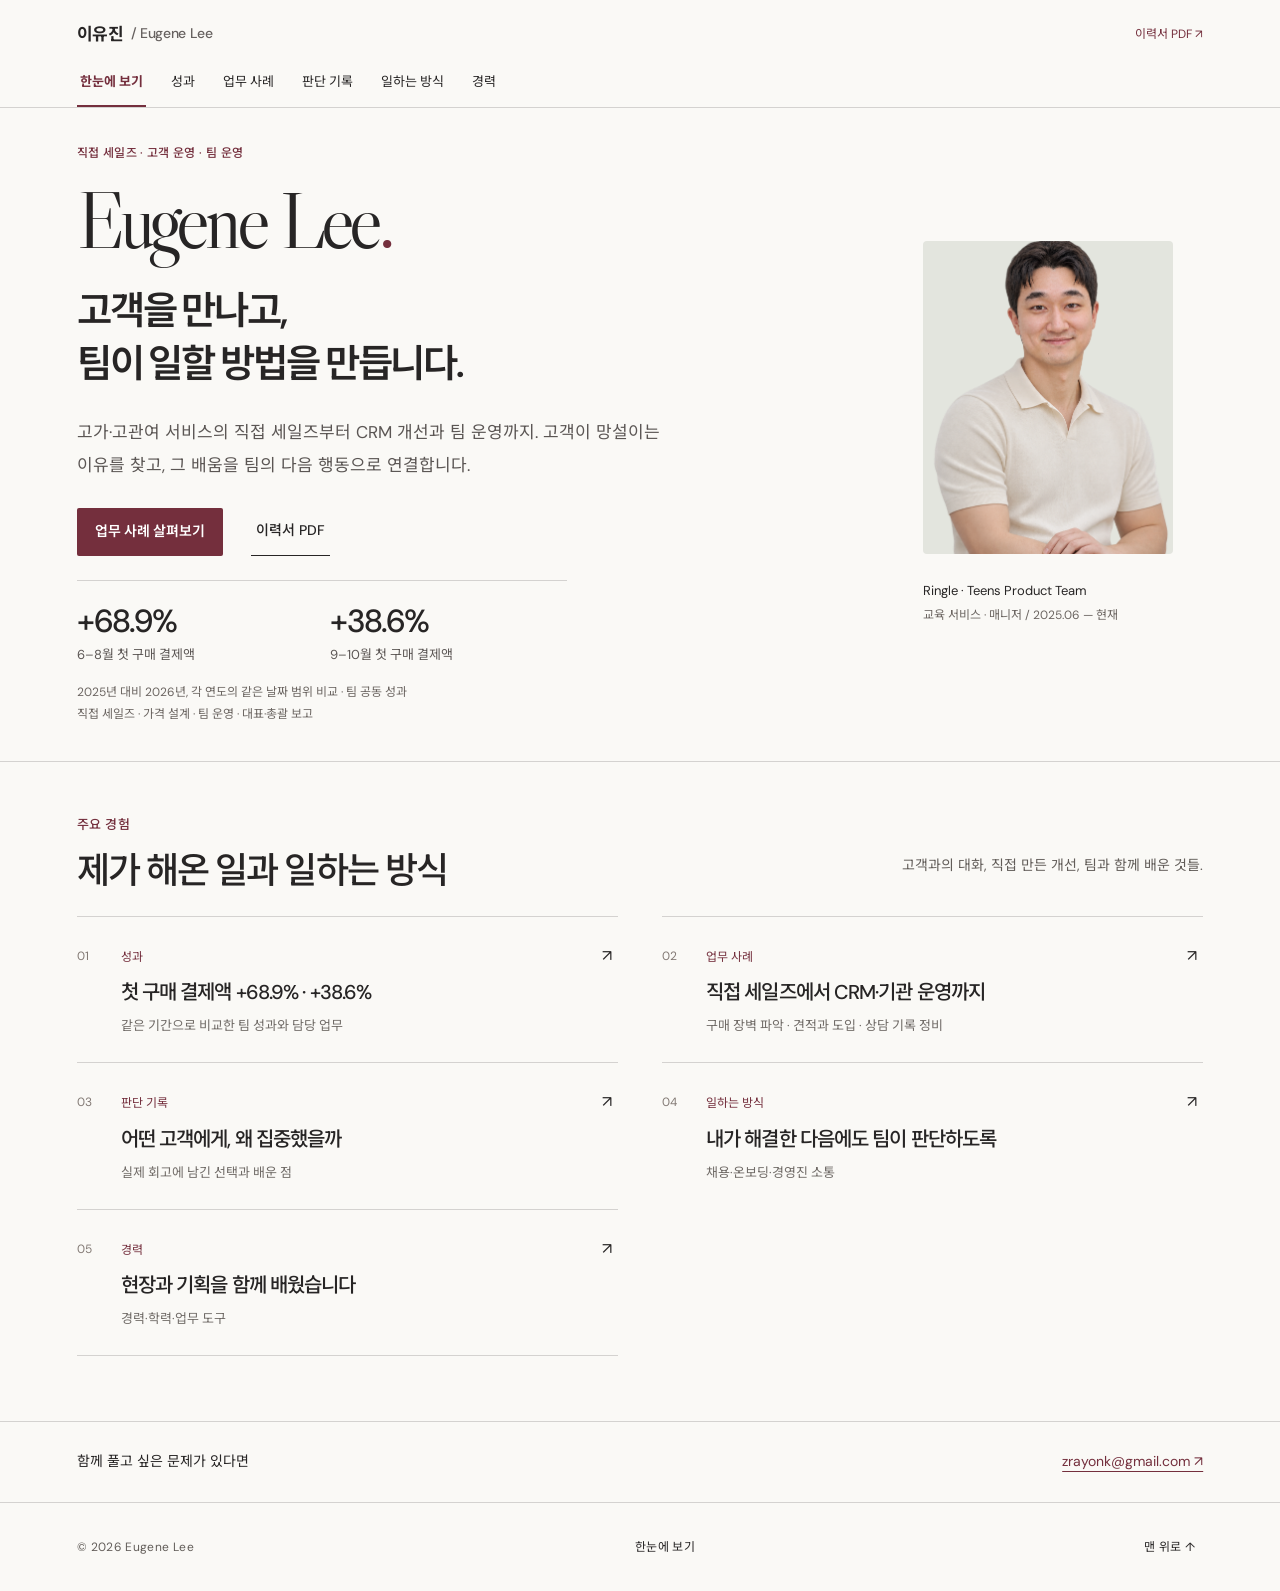
<file: index.html>
<!doctype html>
<html lang="ko">
<head>
  <meta charset="utf-8">
  <meta name="viewport" content="width=device-width, initial-scale=1, viewport-fit=cover">
  <meta name="description" content="고가·고관여 서비스의 직접 세일즈부터 고객 이용·재구매 관리, CRM 개선과 팀 운영까지 맡아 온 이유진의 포트폴리오.">
  <meta name="theme-color" content="#faf9f6">
  <link rel="canonical" href="https://leeyjn.github.io/">
  <link rel="icon" href="favicon.svg" type="image/svg+xml">
  <meta property="og:type" content="website">
  <meta property="og:title" content="이유진 — 고객의 망설임에서, 팀의 다음 판단까지">
  <meta property="og:description" content="직접 세일즈, 사업 운영, 팀의 판단 기준. 이유진의 성과와 일하는 방식을 기록합니다.">
  <meta property="og:url" content="https://leeyjn.github.io/">
  <meta property="og:image" content="https://leeyjn.github.io/assets/eugene-profile-casual.png">
  <meta name="twitter:card" content="summary_large_image">
  <title>이유진 | 한눈에 보기</title>
  <link rel="preconnect" href="https://fonts.googleapis.com">
  <link rel="preconnect" href="https://fonts.gstatic.com" crossorigin>
  <link href="https://fonts.googleapis.com/css2?family=DM+Sans:wght@400;500;600;700&family=Libre+Caslon+Display&family=Noto+Sans+KR:wght@400;500;600;700&display=swap" rel="stylesheet">
  <link rel="stylesheet" href="styles.css?v=9">
  <link rel="stylesheet" href="editorial.css?v=13">
</head>
<body>
  <a class="skip-link" href="#main-content">본문으로 바로가기</a>
  
  <header class="topbar page-header"><a class="brand" href="index.html" aria-label="이유진 소개 첫 화면">이유진 <span> / Eugene Lee</span></a><a class="header-resume" href="assets/Eugene-Lee-Revenue-Business-Operations.pdf?v=9" download>이력서 PDF ↗</a><nav id="main-nav" aria-label="주요 메뉴"><a href="index.html" aria-current="page">한눈에 보기</a>
<a href="growth.html">성과</a>
<a href="work.html">업무 사례</a>
<a href="decisions.html">판단 기록</a>
<a href="leadership.html">일하는 방식</a>
<a href="career.html">경력</a></nav></header><main id="main-content" tabindex="-1">    <section class="hero reveal">
      <div class="hero-copy">
        <p class="eyebrow"><span></span> 직접 세일즈 · 고객 운영 · 팀 운영</p>
        <p class="nameplate" aria-hidden="true">Eugene Lee<span>.</span></p>
        <h1>고객을 만나고,<br> <em>팀이 일할 방법을 만듭니다.</em></h1>
        <p class="hero-lede">고가·고관여 서비스의 직접 세일즈부터 CRM 개선과 팀 운영까지. 고객이 망설이는 이유를 찾고, 그 배움을 팀의 다음 행동으로 연결합니다.</p>
        <div class="hero-actions">
          <a class="button primary" href="work.html">업무 사례 살펴보기</a>
          <a class="button text" href="assets/Eugene-Lee-Revenue-Business-Operations.pdf?v=9" download>이력서 PDF</a>
        </div>
        <ul class="proof-strip" aria-label="전년 대비 팀의 첫 구매 결제액 증가율">
          <li><strong>+68.9%</strong><span>6–8월 첫 구매 결제액</span></li>
          <li><strong>+38.6%</strong><span>9–10월 첫 구매 결제액</span></li>
        </ul>
        <p class="growth-note">2025년 대비 2026년, 각 연도의 같은 날짜 범위 비교 · 팀 공동 성과<br> 직접 세일즈 · 가격 설계 · 팀 운영 · 대표·총괄 보고</p>
      </div>
      <div class="portrait-wrap">
        <div class="portrait-field">
          
          <img src="assets/eugene-profile-casual.png" alt="아이보리 니트를 입고 편안하게 앉아 미소 짓는 이유진" width="1086" height="1448" decoding="async" fetchpriority="high">
        </div>
        <p class="portrait-label">Ringle · Teens Product Team<br> <span>교육 서비스 · 매니저 / 2025.06 — 현재</span></p>
        
      </div>
    </section><section class="overview" aria-labelledby="overview-title"><div class="section-head"><div><p class="section-kicker">주요 경험</p><h2 id="overview-title">제가 해온 일과 일하는 방식</h2></div><p>고객과의 대화, 직접 만든 개선, 팀과 함께 배운 것들.</p></div><div class="overview-links"><a href="growth.html"><span class="overview-number">01</span><div><small>성과</small><h3>첫 구매 결제액 +68.9% · +38.6%</h3><p>같은 기간으로 비교한 팀 성과와 담당 업무</p></div><span aria-hidden="true">↗</span></a><a href="work.html"><span class="overview-number">02</span><div><small>업무 사례</small><h3>직접 세일즈에서 CRM·기관 운영까지</h3><p>구매 장벽 파악 · 견적과 도입 · 상담 기록 정비</p></div><span aria-hidden="true">↗</span></a><a href="decisions.html"><span class="overview-number">03</span><div><small>판단 기록</small><h3>어떤 고객에게, 왜 집중했을까</h3><p>실제 회고에 남긴 선택과 배운 점</p></div><span aria-hidden="true">↗</span></a><a href="leadership.html"><span class="overview-number">04</span><div><small>일하는 방식</small><h3>내가 해결한 다음에도 팀이 판단하도록</h3><p>채용·온보딩·경영진 소통</p></div><span aria-hidden="true">↗</span></a><a href="career.html"><span class="overview-number">05</span><div><small>경력</small><h3>현장과 기획을 함께 배웠습니다</h3><p>경력·학력·업무 도구</p></div><span aria-hidden="true">↗</span></a></div></section></main><aside class="page-contact"><span>함께 풀고 싶은 문제가 있다면</span><a href="mailto:zrayonk@gmail.com">zrayonk@gmail.com ↗</a></aside><footer><span>© 2026 Eugene Lee</span><a href="index.html">한눈에 보기</a><a href="#main-content">맨 위로 ↑</a></footer><script src="script.js?v=13"></script></body></html>
</file>
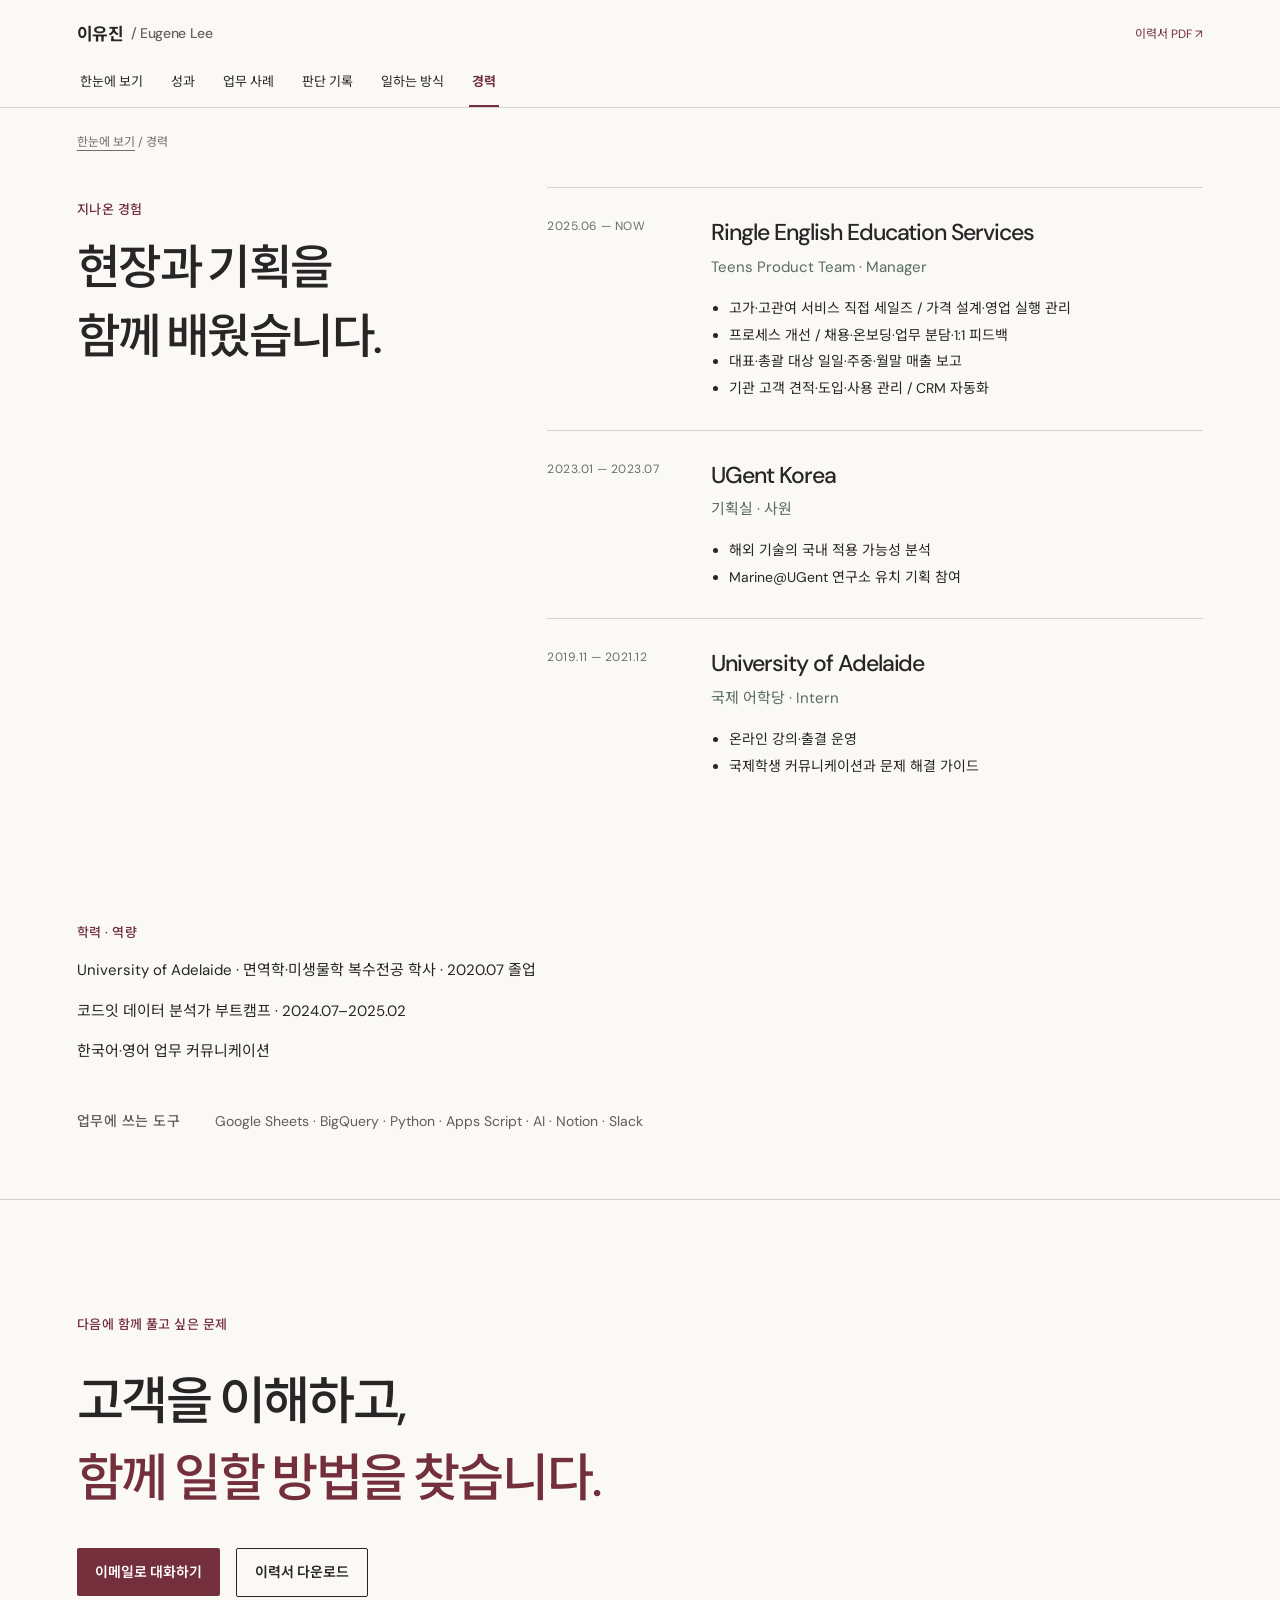
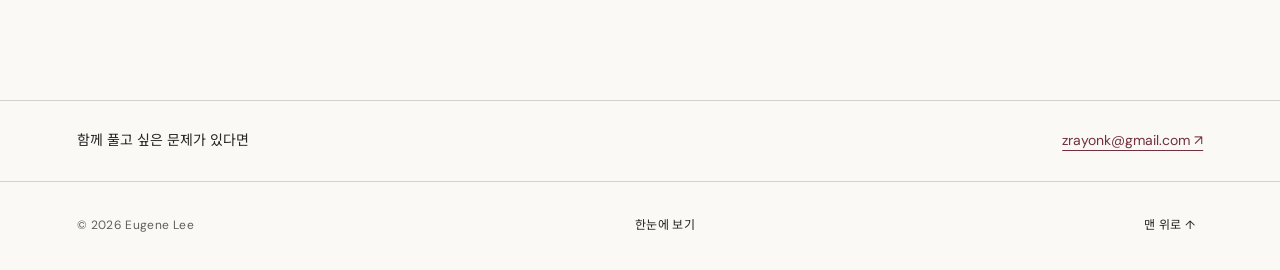
<file: career.html>
<!doctype html>
<html lang="ko">
<head>
  <meta charset="utf-8">
  <meta name="viewport" content="width=device-width, initial-scale=1, viewport-fit=cover">
  <meta name="description" content="고가·고관여 서비스의 직접 세일즈부터 고객 이용·재구매 관리, CRM 개선과 팀 운영까지 맡아 온 이유진의 포트폴리오.">
  <meta name="theme-color" content="#faf9f6">
  <link rel="canonical" href="https://leeyjn.github.io/career.html">
  <link rel="icon" href="favicon.svg" type="image/svg+xml">
  <meta property="og:type" content="website">
  <meta property="og:title" content="이유진 — 고객의 망설임에서, 팀의 다음 판단까지">
  <meta property="og:description" content="직접 세일즈, 사업 운영, 팀의 판단 기준. 이유진의 성과와 일하는 방식을 기록합니다.">
  <meta property="og:url" content="https://leeyjn.github.io/career.html">
  <meta property="og:image" content="https://leeyjn.github.io/assets/eugene-profile-casual.png">
  <meta name="twitter:card" content="summary_large_image">
  <title>이유진 | 경력</title>
  <link rel="preconnect" href="https://fonts.googleapis.com">
  <link rel="preconnect" href="https://fonts.gstatic.com" crossorigin>
  <link href="https://fonts.googleapis.com/css2?family=DM+Sans:wght@400;500;600;700&family=Libre+Caslon+Display&family=Noto+Sans+KR:wght@400;500;600;700&display=swap" rel="stylesheet">
  <link rel="stylesheet" href="styles.css?v=9">
  <link rel="stylesheet" href="editorial.css?v=13">
</head>
<body>
  <a class="skip-link" href="#main-content">본문으로 바로가기</a>
  
  <header class="topbar page-header"><a class="brand" href="index.html" aria-label="이유진 소개 첫 화면">이유진 <span> / Eugene Lee</span></a><a class="header-resume" href="assets/Eugene-Lee-Revenue-Business-Operations.pdf?v=9" download>이력서 PDF ↗</a><nav id="main-nav" aria-label="주요 메뉴"><a href="index.html">한눈에 보기</a>
<a href="growth.html">성과</a>
<a href="work.html">업무 사례</a>
<a href="decisions.html">판단 기록</a>
<a href="leadership.html">일하는 방식</a>
<a href="career.html" aria-current="page">경력</a></nav></header><main id="main-content" tabindex="-1"><div class="page-intro"><a href="index.html">한눈에 보기</a><span aria-hidden="true"> / </span><span>경력</span></div>    <section id="career" class="career reveal">
      <div class="career-title"><p class="section-kicker">지나온 경험</p><h1 class="page-heading">현장과 기획을<br> 함께 배웠습니다.</h1></div>
      <div class="timeline">
        <article><time>2025.06 — NOW</time><div><h3>Ringle English Education Services</h3><p>Teens Product Team · Manager</p><ul><li>고가·고관여 서비스 직접 세일즈 / 가격 설계·영업 실행 관리</li><li>프로세스 개선 / 채용·온보딩·업무 분담·1:1 피드백</li><li>대표·총괄 대상 일일·주중·월말 매출 보고</li><li>기관 고객 견적·도입·사용 관리 / CRM 자동화</li></ul></div></article>
        <article><time>2023.01 — 2023.07</time><div><h3>UGent Korea</h3><p>기획실 · 사원</p><ul><li>해외 기술의 국내 적용 가능성 분석</li><li>Marine@UGent 연구소 유치 기획 참여</li></ul></div></article>
        <article><time>2019.11 — 2021.12</time><div><h3>University of Adelaide</h3><p>국제 어학당 · Intern</p><ul><li>온라인 강의·출결 운영</li><li>국제학생 커뮤니케이션과 문제 해결 가이드</li></ul></div></article>
      </div>
    </section><section class="education-summary"><p class="section-kicker">학력 · 역량</p><p>University of Adelaide · 면역학·미생물학 복수전공 학사 · 2020.07 졸업</p><p>코드잇 데이터 분석가 부트캠프 · 2024.07–2025.02</p><p>한국어·영어 업무 커뮤니케이션</p></section>    <section class="tools-note"><p class="section-kicker">업무에 쓰는 도구</p><p>Google Sheets · BigQuery · Python · Apps Script · AI · Notion · Slack</p></section>

    <section id="contact" class="contact reveal">
      <p class="section-kicker">다음에 함께 풀고 싶은 문제</p>
      <h2>고객을 이해하고,<br> <em>함께 일할 방법을 찾습니다.</em></h2>
      <div class="contact-actions"><a class="button light" href="mailto:zrayonk@gmail.com">이메일로 대화하기</a><a class="button outline" href="assets/Eugene-Lee-Revenue-Business-Operations.pdf?v=9" download>이력서 다운로드</a></div>
    </section></main><aside class="page-contact"><span>함께 풀고 싶은 문제가 있다면</span><a href="mailto:zrayonk@gmail.com">zrayonk@gmail.com ↗</a></aside><footer><span>© 2026 Eugene Lee</span><a href="index.html">한눈에 보기</a><a href="#main-content">맨 위로 ↑</a></footer><script src="script.js?v=13"></script></body></html>
</file>
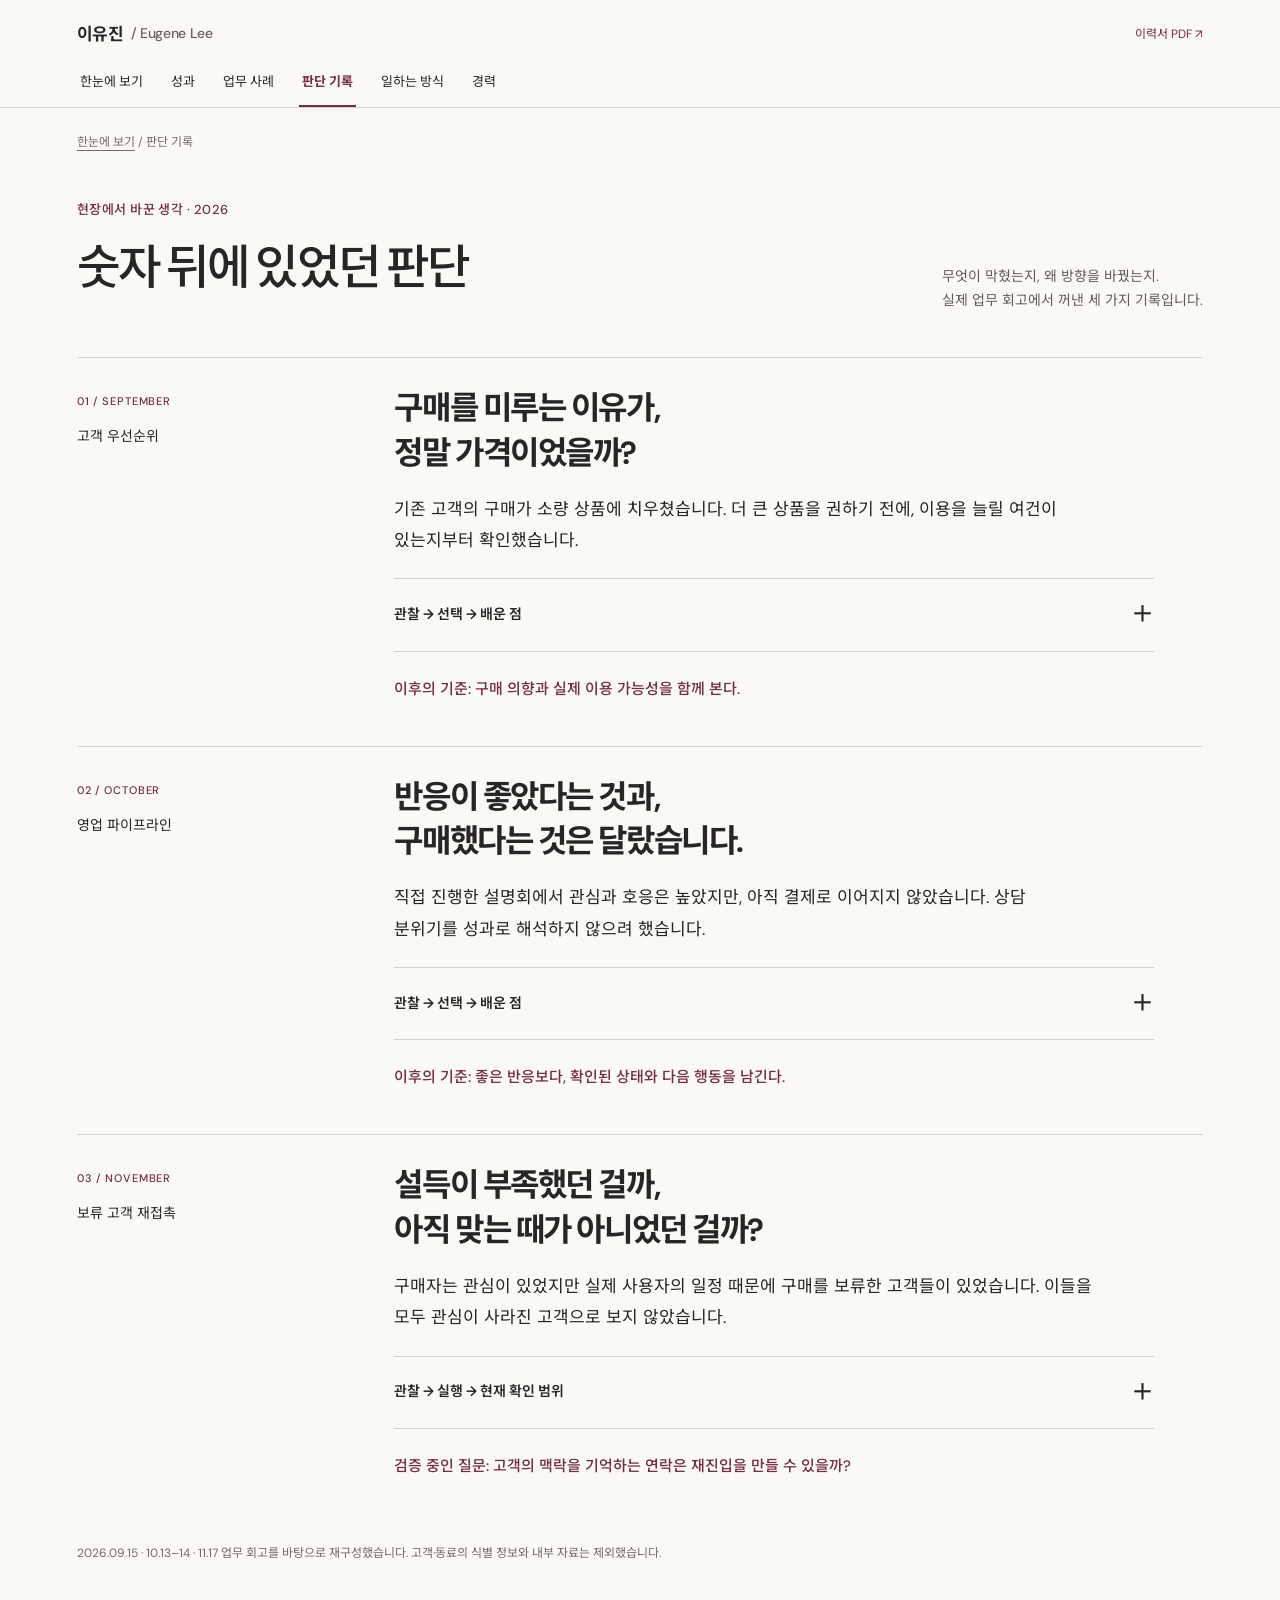
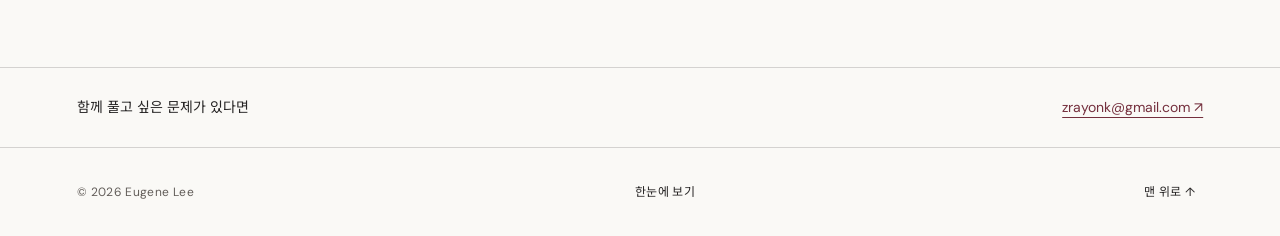
<file: decisions.html>
<!doctype html>
<html lang="ko">
<head>
  <meta charset="utf-8">
  <meta name="viewport" content="width=device-width, initial-scale=1, viewport-fit=cover">
  <meta name="description" content="고가·고관여 서비스의 직접 세일즈부터 고객 이용·재구매 관리, CRM 개선과 팀 운영까지 맡아 온 이유진의 포트폴리오.">
  <meta name="theme-color" content="#faf9f6">
  <link rel="canonical" href="https://leeyjn.github.io/decisions.html">
  <link rel="icon" href="favicon.svg" type="image/svg+xml">
  <meta property="og:type" content="website">
  <meta property="og:title" content="이유진 — 고객의 망설임에서, 팀의 다음 판단까지">
  <meta property="og:description" content="직접 세일즈, 사업 운영, 팀의 판단 기준. 이유진의 성과와 일하는 방식을 기록합니다.">
  <meta property="og:url" content="https://leeyjn.github.io/decisions.html">
  <meta property="og:image" content="https://leeyjn.github.io/assets/eugene-profile-casual.png">
  <meta name="twitter:card" content="summary_large_image">
  <title>이유진 | 판단 기록</title>
  <link rel="preconnect" href="https://fonts.googleapis.com">
  <link rel="preconnect" href="https://fonts.gstatic.com" crossorigin>
  <link href="https://fonts.googleapis.com/css2?family=DM+Sans:wght@400;500;600;700&family=Libre+Caslon+Display&family=Noto+Sans+KR:wght@400;500;600;700&display=swap" rel="stylesheet">
  <link rel="stylesheet" href="styles.css?v=9">
  <link rel="stylesheet" href="editorial.css?v=13">
</head>
<body>
  <a class="skip-link" href="#main-content">본문으로 바로가기</a>
  
  <header class="topbar page-header"><a class="brand" href="index.html" aria-label="이유진 소개 첫 화면">이유진 <span> / Eugene Lee</span></a><a class="header-resume" href="assets/Eugene-Lee-Revenue-Business-Operations.pdf?v=9" download>이력서 PDF ↗</a><nav id="main-nav" aria-label="주요 메뉴"><a href="index.html">한눈에 보기</a>
<a href="growth.html">성과</a>
<a href="work.html">업무 사례</a>
<a href="decisions.html" aria-current="page">판단 기록</a>
<a href="leadership.html">일하는 방식</a>
<a href="career.html">경력</a></nav></header><main id="main-content" tabindex="-1"><div class="page-intro"><a href="index.html">한눈에 보기</a><span aria-hidden="true"> / </span><span>판단 기록</span></div>    <section id="decisions" class="decision-journal" aria-labelledby="decisions-title">
      <div class="section-head">
        <div><p class="section-kicker">현장에서 바꾼 생각 · 2026</p><h1 class="page-heading" id="decisions-title">숫자 뒤에 있었던 판단</h1></div>
        <p>무엇이 막혔는지, 왜 방향을 바꿨는지.<br> 실제 업무 회고에서 꺼낸 세 가지 기록입니다.</p>
      </div>
      <article class="decision-entry">
        <div class="decision-date"><span>01 / SEPTEMBER</span><p>고객 우선순위</p></div>
        <div><h3>구매를 미루는 이유가,<br> 정말 가격이었을까?</h3>
          <p class="decision-lede">기존 고객의 구매가 소량 상품에 치우쳤습니다. 더 큰 상품을 권하기 전에, 이용을 늘릴 여건이 있는지부터 확인했습니다.</p>
          <details class="case-detail"><summary>관찰 → 선택 → 배운 점 <span aria-hidden="true">＋</span></summary>
            <dl class="decision-flow"><div><dt>확인한 문제</dt><dd>설문에서 일정 제약을 확인했습니다. 당장 이용 시간을 늘리기 어려운 고객에게 같은 제안을 반복해도 해결되지 않는 문제였습니다.</dd></div>
            <div><dt>제가 내린 선택</dt><dd>당시 구매 의향과 객단가가 높았던 첫 구매 고객에게 영업 자원을 우선 배분했습니다. 반복 구매와 첫 구매 고객을 같은 연락 목록으로 보지 않았습니다.</dd></div>
            <div><dt>결과와 남은 질문</dt><dd>회고 당시 첫 구매가 결제를 견인하고 있었습니다. 다만 이 우선순위 변경만의 효과는 분리 측정하지 않았습니다. ‘신규 고객도 바쁠 텐데, 왜 기존 고객에게 더 크게 나타났을까?’라는 질문을 남겼습니다.</dd></div></dl>
          </details>
          <p class="decision-takeaway">이후의 기준: 구매 의향과 실제 이용 가능성을 함께 본다.</p>
        </div>
      </article>
      <article class="decision-entry">
        <div class="decision-date"><span>02 / OCTOBER</span><p>영업 파이프라인</p></div>
        <div><h3>반응이 좋았다는 것과,<br> 구매했다는 것은 달랐습니다.</h3>
          <p class="decision-lede">직접 진행한 설명회에서 관심과 호응은 높았지만, 아직 결제로 이어지지 않았습니다. 상담 분위기를 성과로 해석하지 않으려 했습니다.</p>
          <details class="case-detail"><summary>관찰 → 선택 → 배운 점 <span aria-hidden="true">＋</span></summary>
            <dl class="decision-flow"><div><dt>확인한 문제</dt><dd>관심을 표현한 고객, 추후 구매를 생각하는 고객, 결제를 완료한 고객이 섞여 있었습니다. 표본이 작은 고객군의 반응만으로 접근법이 맞았다고 결론 내릴 수도 없었습니다.</dd></div>
            <div><dt>제가 내린 선택</dt><dd>후속 보고에서 결제 긍정·결제 완료·추후 결제·부재중을 구분했습니다. 해외 고객은 관심 부족과 연락 수단의 제약을 구분하고, 시차와 지역에 맞춘 통화·문자 접근 계획을 세웠습니다.</dd></div>
            <div><dt>확인된 변화</dt><dd>고객의 말과 실제 결제 상태를 나눠 팀이 다음 연락 순서를 판단할 수 있게 공유했습니다. 채널 변경에 따른 전환율 개선은 확인된 성과로 주장하지 않습니다.</dd></div></dl>
          </details>
          <p class="decision-takeaway">이후의 기준: 좋은 반응보다, 확인된 상태와 다음 행동을 남긴다.</p>
        </div>
      </article>
      <article class="decision-entry">
        <div class="decision-date"><span>03 / NOVEMBER</span><p>보류 고객 재접촉</p></div>
        <div><h3>설득이 부족했던 걸까,<br> 아직 맞는 때가 아니었던 걸까?</h3>
          <p class="decision-lede">구매자는 관심이 있었지만 실제 사용자의 일정 때문에 구매를 보류한 고객들이 있었습니다. 이들을 모두 관심이 사라진 고객으로 보지 않았습니다.</p>
          <details class="case-detail"><summary>관찰 → 실행 → 현재 확인 범위 <span aria-hidden="true">＋</span></summary>
            <dl class="decision-flow"><div><dt>확인한 문제</dt><dd>구매자와 사용자가 다른 서비스에서는 구매자의 의향만으로 시작 시점을 판단하기 어려웠습니다. 과거 상담에 남은 보류 사유가 재접촉 시점을 정하는 단서였습니다.</dd></div>
            <div><dt>직접 한 일</dt><dd>일정 제약으로 보류했던 고객군을 다시 추려 두 번째 체험을 제안하는 CRM 메시지를 발송했습니다. 막연한 할인 안내 대신 다시 사용해 볼 기회를 제안했습니다.</dd></div>
            <div><dt>진행 상태</dt><dd>11월 17일 회고 기준 발송을 실행했고 회신을 기다리고 있었습니다. 아직 매출 성과가 검증된 사례는 아닙니다. 경쟁사와 비교 중인 고객에게 알림을 더 보내는 것이 피로감만 높이지는 않을지도 함께 고민했습니다.</dd></div></dl>
          </details>
          <p class="decision-takeaway">검증 중인 질문: 고객의 맥락을 기억하는 연락은 재진입을 만들 수 있을까?</p>
        </div>
      </article>
      <p class="journal-source">2026.09.15 · 10.13–14 · 11.17 업무 회고를 바탕으로 재구성했습니다. 고객·동료의 식별 정보와 내부 자료는 제외했습니다.</p>
    </section></main><aside class="page-contact"><span>함께 풀고 싶은 문제가 있다면</span><a href="mailto:zrayonk@gmail.com">zrayonk@gmail.com ↗</a></aside><footer><span>© 2026 Eugene Lee</span><a href="index.html">한눈에 보기</a><a href="#main-content">맨 위로 ↑</a></footer><script src="script.js?v=13"></script></body></html>
</file>
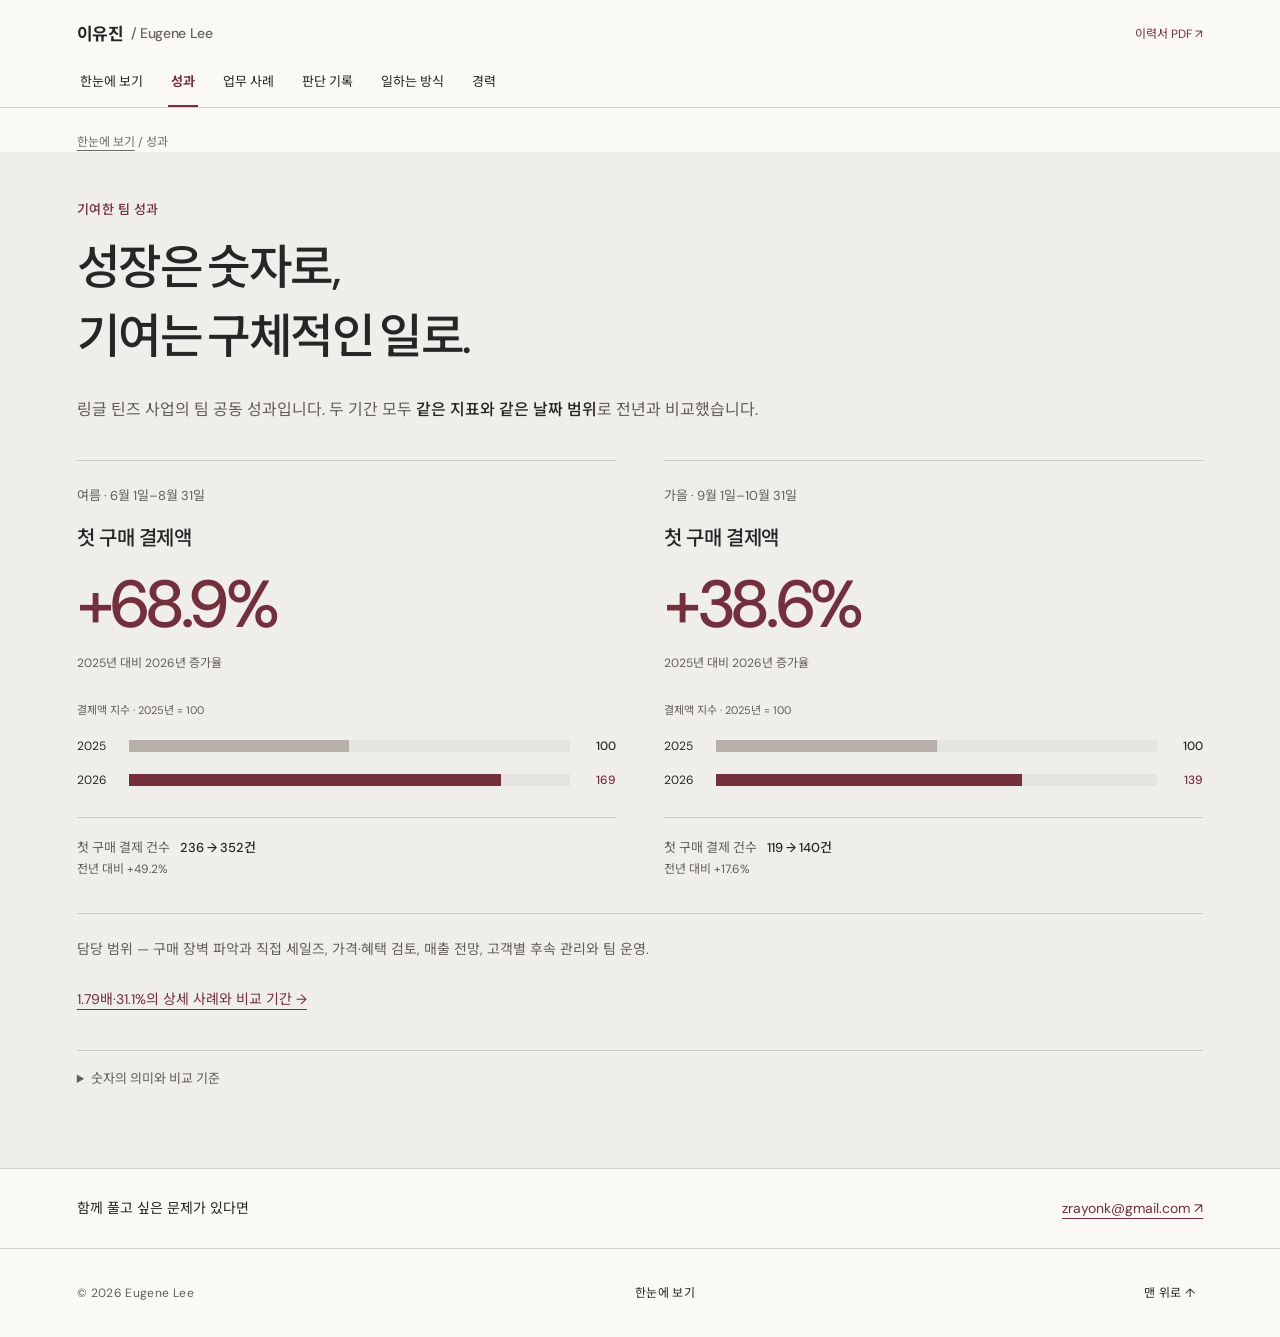
<file: growth.html>
<!doctype html>
<html lang="ko">
<head>
  <meta charset="utf-8">
  <meta name="viewport" content="width=device-width, initial-scale=1, viewport-fit=cover">
  <meta name="description" content="고가·고관여 서비스의 직접 세일즈부터 고객 이용·재구매 관리, CRM 개선과 팀 운영까지 맡아 온 이유진의 포트폴리오.">
  <meta name="theme-color" content="#faf9f6">
  <link rel="canonical" href="https://leeyjn.github.io/growth.html">
  <link rel="icon" href="favicon.svg" type="image/svg+xml">
  <meta property="og:type" content="website">
  <meta property="og:title" content="이유진 — 고객의 망설임에서, 팀의 다음 판단까지">
  <meta property="og:description" content="직접 세일즈, 사업 운영, 팀의 판단 기준. 이유진의 성과와 일하는 방식을 기록합니다.">
  <meta property="og:url" content="https://leeyjn.github.io/growth.html">
  <meta property="og:image" content="https://leeyjn.github.io/assets/eugene-profile-casual.png">
  <meta name="twitter:card" content="summary_large_image">
  <title>이유진 | 성과</title>
  <link rel="preconnect" href="https://fonts.googleapis.com">
  <link rel="preconnect" href="https://fonts.gstatic.com" crossorigin>
  <link href="https://fonts.googleapis.com/css2?family=DM+Sans:wght@400;500;600;700&family=Libre+Caslon+Display&family=Noto+Sans+KR:wght@400;500;600;700&display=swap" rel="stylesheet">
  <link rel="stylesheet" href="styles.css?v=9">
  <link rel="stylesheet" href="editorial.css?v=13">
</head>
<body>
  <a class="skip-link" href="#main-content">본문으로 바로가기</a>
  
  <header class="topbar page-header"><a class="brand" href="index.html" aria-label="이유진 소개 첫 화면">이유진 <span> / Eugene Lee</span></a><a class="header-resume" href="assets/Eugene-Lee-Revenue-Business-Operations.pdf?v=9" download>이력서 PDF ↗</a><nav id="main-nav" aria-label="주요 메뉴"><a href="index.html">한눈에 보기</a>
<a href="growth.html" aria-current="page">성과</a>
<a href="work.html">업무 사례</a>
<a href="decisions.html">판단 기록</a>
<a href="leadership.html">일하는 방식</a>
<a href="career.html">경력</a></nav></header><main id="main-content" tabindex="-1"><div class="page-intro"><a href="index.html">한눈에 보기</a><span aria-hidden="true"> / </span><span>성과</span></div>    <section id="growth" class="growth-band" aria-labelledby="growth-title">
      <div class="growth-content">
        <div class="growth-heading"><p class="section-kicker">기여한 팀 성과</p><h1 class="page-heading" id="growth-title">성장은 숫자로,<br> 기여는 구체적인 일로.</h1><p>링글 틴즈 사업의 팀 공동 성과입니다. 두 기간 모두 <b>같은 지표와 같은 날짜 범위</b>로 전년과 비교했습니다.</p></div>
        <div class="growth-comparisons">
          <article class="growth-panel" aria-labelledby="summer-title">
            <p class="period-label">여름 · 6월 1일–8월 31일</p><h3 id="summer-title">첫 구매 결제액</h3><strong class="growth-number">+68.9%</strong><p class="growth-context">2025년 대비 2026년 증가율</p>
            <figure class="comparison-chart" aria-label="첫 구매 결제액 비교. 2025년을 100으로 놓으면 2026년은 약 169입니다.">
              <figcaption>결제액 지수 · 2025년 = 100</figcaption>
              <div class="bar-row"><span>2025</span><div class="bar-track"><i style="--bar-size:50%"></i></div><b>100</b></div>
              <div class="bar-row current"><span>2026</span><div class="bar-track"><i style="--bar-size:84.4726%"></i></div><b>169</b></div>
            </figure>
            <p class="supporting-metric">첫 구매 결제 건수 <b>236 → 352건</b><span>전년 대비 +49.2%</span></p>
          </article>
          <article class="growth-panel" aria-labelledby="autumn-title">
            <p class="period-label">가을 · 9월 1일–10월 31일</p><h3 id="autumn-title">첫 구매 결제액</h3><strong class="growth-number">+38.6%</strong><p class="growth-context">2025년 대비 2026년 증가율</p>
            <figure class="comparison-chart" aria-label="첫 구매 결제액 비교. 2025년을 100으로 놓으면 2026년은 약 139입니다.">
              <figcaption>결제액 지수 · 2025년 = 100</figcaption>
              <div class="bar-row"><span>2025</span><div class="bar-track"><i style="--bar-size:50%"></i></div><b>100</b></div>
              <div class="bar-row current"><span>2026</span><div class="bar-track"><i style="--bar-size:69.3095%"></i></div><b>139</b></div>
            </figure>
            <p class="supporting-metric">첫 구매 결제 건수 <b>119 → 140건</b><span>전년 대비 +17.6%</span></p>
          </article>
        </div>
        <p class="contribution-caption">담당 범위 — 구매 장벽 파악과 직접 세일즈, 가격·혜택 검토, 매출 전망, 고객별 후속 관리와 팀 운영.</p>
        <p><a class="growth-detail-link" href="work.html#sales-detail">1.79배·31.1%의 상세 사례와 비교 기간 →</a></p><details class="metric-basis"><summary>숫자의 의미와 비교 기준</summary><div class="basis-grid">
          <p><b>기간</b><br> 여름: 2025.06.01–08.31과 2026.06.01–08.31, 각 92일.<br> 가을: 2025.09.01–10.31과 2026.09.01–10.31, 각 61일. 두 해 모두 해당 날짜의 일별 기록을 합산했습니다.</p>
          <p><b>지표</b><br> 첫 구매 결제액은 실적 시트의 ‘첫결제액’, 결제 건수는 ‘첫결제 건수’입니다. 결제액은 회계상 매출과 다르며, 건수는 고유 고객 수를 뜻하지 않습니다.</p>
          <p><b>계산과 표시</b><br> 증가율 = (2026년 합계 ÷ 2025년 합계 − 1) × 100. 그래프는 각 기간의 2025년 결제액을 100으로 환산했습니다. 증가율은 소수점 첫째 자리, 지수는 정수로 반올림했습니다.</p>
          <p><b>출처와 기여 범위</b><br> 2025·2026 성과시트의 일별 기록을 2026.11.17에 확인했습니다. 수치는 팀 공동 성과이며, 위 업무에 참여한 개인의 기여율이나 단독 인과 효과를 산출한 값은 아닙니다.</p>
        </div></details>
      </div>
    </section></main><aside class="page-contact"><span>함께 풀고 싶은 문제가 있다면</span><a href="mailto:zrayonk@gmail.com">zrayonk@gmail.com ↗</a></aside><footer><span>© 2026 Eugene Lee</span><a href="index.html">한눈에 보기</a><a href="#main-content">맨 위로 ↑</a></footer><script src="script.js?v=13"></script></body></html>
</file>
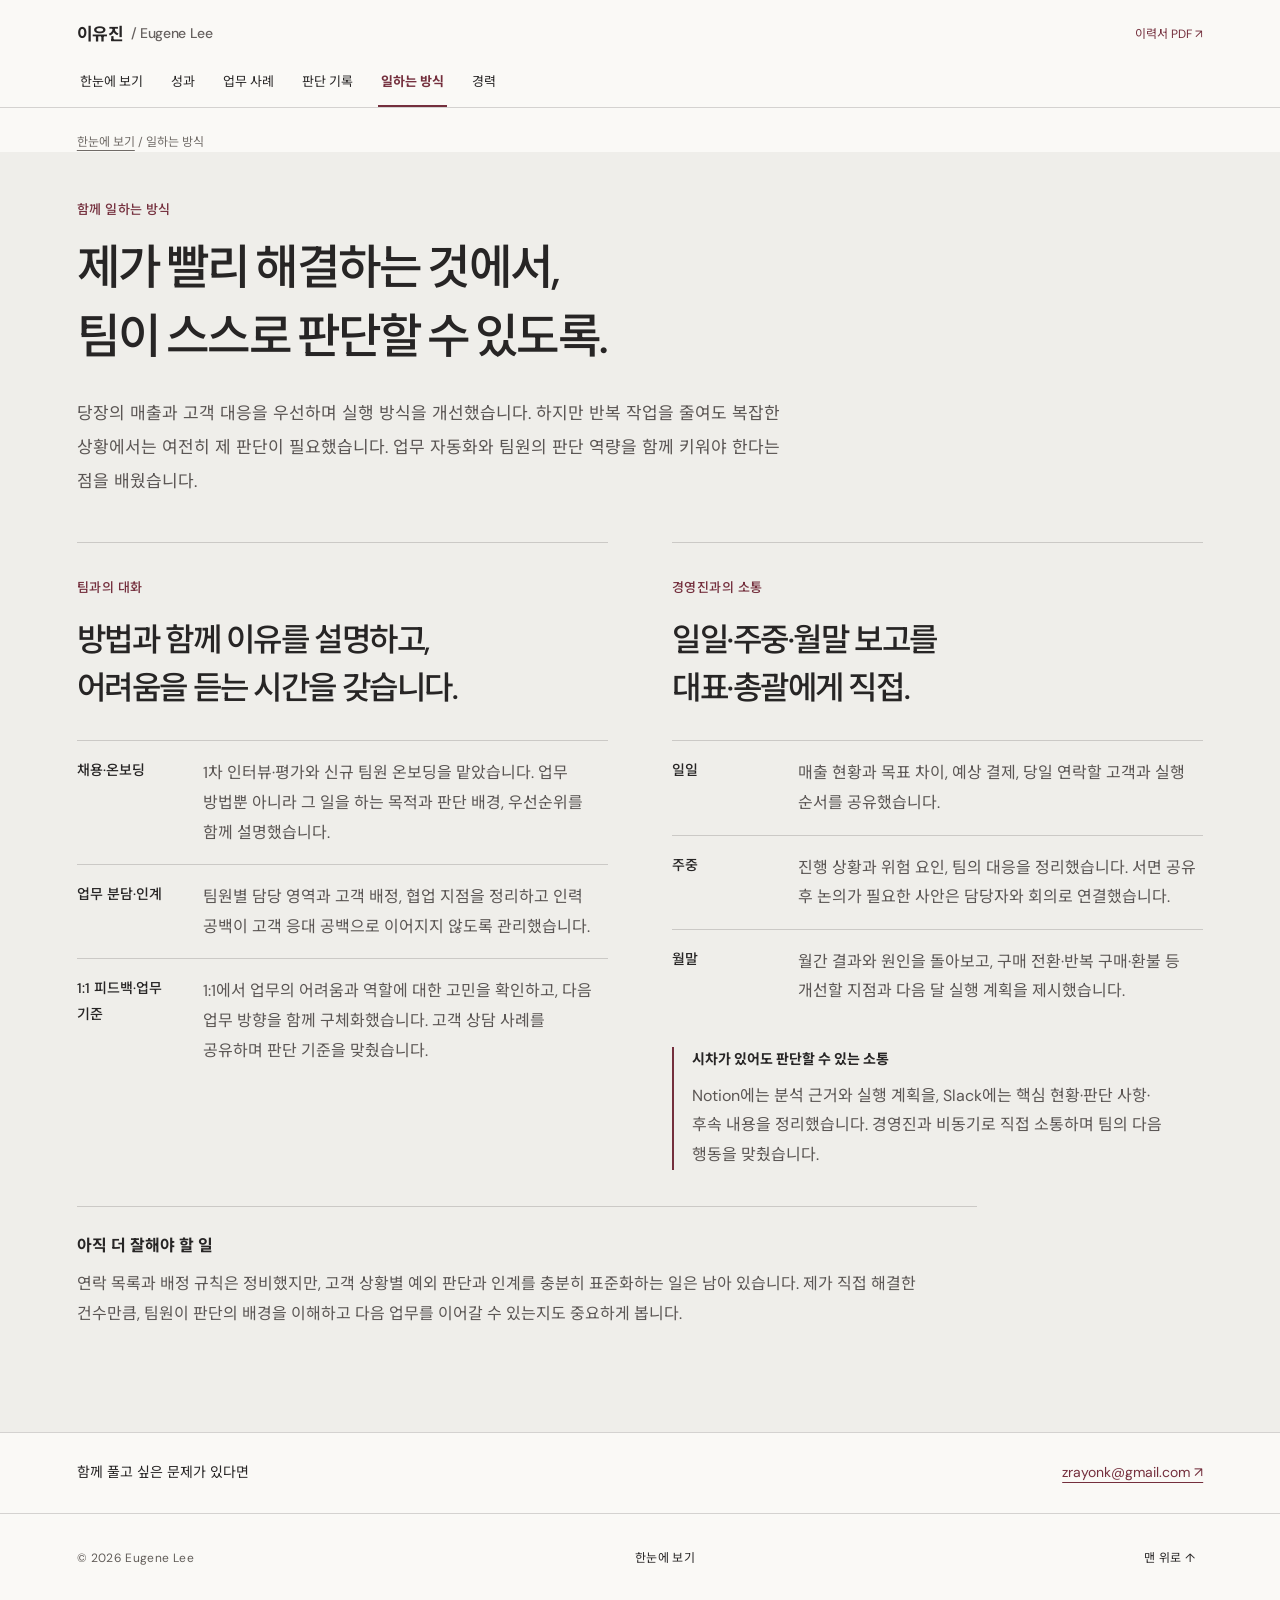
<file: leadership.html>
<!doctype html>
<html lang="ko">
<head>
  <meta charset="utf-8">
  <meta name="viewport" content="width=device-width, initial-scale=1, viewport-fit=cover">
  <meta name="description" content="고가·고관여 서비스의 직접 세일즈부터 고객 이용·재구매 관리, CRM 개선과 팀 운영까지 맡아 온 이유진의 포트폴리오.">
  <meta name="theme-color" content="#faf9f6">
  <link rel="canonical" href="https://leeyjn.github.io/leadership.html">
  <link rel="icon" href="favicon.svg" type="image/svg+xml">
  <meta property="og:type" content="website">
  <meta property="og:title" content="이유진 — 고객의 망설임에서, 팀의 다음 판단까지">
  <meta property="og:description" content="직접 세일즈, 사업 운영, 팀의 판단 기준. 이유진의 성과와 일하는 방식을 기록합니다.">
  <meta property="og:url" content="https://leeyjn.github.io/leadership.html">
  <meta property="og:image" content="https://leeyjn.github.io/assets/eugene-profile-casual.png">
  <meta name="twitter:card" content="summary_large_image">
  <title>이유진 | 일하는 방식</title>
  <link rel="preconnect" href="https://fonts.googleapis.com">
  <link rel="preconnect" href="https://fonts.gstatic.com" crossorigin>
  <link href="https://fonts.googleapis.com/css2?family=DM+Sans:wght@400;500;600;700&family=Libre+Caslon+Display&family=Noto+Sans+KR:wght@400;500;600;700&display=swap" rel="stylesheet">
  <link rel="stylesheet" href="styles.css?v=9">
  <link rel="stylesheet" href="editorial.css?v=13">
</head>
<body>
  <a class="skip-link" href="#main-content">본문으로 바로가기</a>
  
  <header class="topbar page-header"><a class="brand" href="index.html" aria-label="이유진 소개 첫 화면">이유진 <span> / Eugene Lee</span></a><a class="header-resume" href="assets/Eugene-Lee-Revenue-Business-Operations.pdf?v=9" download>이력서 PDF ↗</a><nav id="main-nav" aria-label="주요 메뉴"><a href="index.html">한눈에 보기</a>
<a href="growth.html">성과</a>
<a href="work.html">업무 사례</a>
<a href="decisions.html">판단 기록</a>
<a href="leadership.html" aria-current="page">일하는 방식</a>
<a href="career.html">경력</a></nav></header><main id="main-content" tabindex="-1"><div class="page-intro"><a href="index.html">한눈에 보기</a><span aria-hidden="true"> / </span><span>일하는 방식</span></div>    <section id="leadership" class="leadership reveal" aria-labelledby="leadership-title">
      <div class="leadership-inner">
        <p class="section-kicker">함께 일하는 방식</p>
        <h1 class="page-heading" id="leadership-title">제가 빨리 해결하는 것에서,<br> 팀이 스스로 판단할 수 있도록.</h1>
        <p class="leadership-lede">당장의 매출과 고객 대응을 우선하며 실행 방식을 개선했습니다. 하지만 반복 작업을 줄여도 복잡한 상황에서는 여전히 제 판단이 필요했습니다. 업무 자동화와 팀원의 판단 역량을 함께 키워야 한다는 점을 배웠습니다.</p>
        <div class="leadership-grid">
          <article><p class="section-kicker">팀과의 대화</p><h3>방법과 함께 이유를 설명하고,<br> 어려움을 듣는 시간을 갖습니다.</h3>
            <ul><li><b>채용·온보딩</b><span>1차 인터뷰·평가와 신규 팀원 온보딩을 맡았습니다. 업무 방법뿐 아니라 그 일을 하는 목적과 판단 배경, 우선순위를 함께 설명했습니다.</span></li><li><b>업무 분담·인계</b><span>팀원별 담당 영역과 고객 배정, 협업 지점을 정리하고 인력 공백이 고객 응대 공백으로 이어지지 않도록 관리했습니다.</span></li><li><b>1:1 피드백·업무 기준</b><span>1:1에서 업무의 어려움과 역할에 대한 고민을 확인하고, 다음 업무 방향을 함께 구체화했습니다. 고객 상담 사례를 공유하며 판단 기준을 맞췄습니다.</span></li></ul>
          </article>
          <article><p class="section-kicker">경영진과의 소통</p><h3>일일·주중·월말 보고를<br> 대표·총괄에게 직접.</h3>
            <ul><li><b>일일</b><span>매출 현황과 목표 차이, 예상 결제, 당일 연락할 고객과 실행 순서를 공유했습니다.</span></li><li><b>주중</b><span>진행 상황과 위험 요인, 팀의 대응을 정리했습니다. 서면 공유 후 논의가 필요한 사안은 담당자와 회의로 연결했습니다.</span></li><li><b>월말</b><span>월간 결과와 원인을 돌아보고, 구매 전환·반복 구매·환불 등 개선할 지점과 다음 달 실행 계획을 제시했습니다.</span></li></ul>
            <p class="async-note"><b>시차가 있어도 판단할 수 있는 소통</b>Notion에는 분석 근거와 실행 계획을, Slack에는 핵심 현황·판단 사항·후속 내용을 정리했습니다. 경영진과 비동기로 직접 소통하며 팀의 다음 행동을 맞췄습니다.</p>
          </article>
        </div>
        <p class="reflection-note"><b>아직 더 잘해야 할 일</b>연락 목록과 배정 규칙은 정비했지만, 고객 상황별 예외 판단과 인계를 충분히 표준화하는 일은 남아 있습니다. 제가 직접 해결한 건수만큼, 팀원이 판단의 배경을 이해하고 다음 업무를 이어갈 수 있는지도 중요하게 봅니다.</p>
      </div>
    </section></main><aside class="page-contact"><span>함께 풀고 싶은 문제가 있다면</span><a href="mailto:zrayonk@gmail.com">zrayonk@gmail.com ↗</a></aside><footer><span>© 2026 Eugene Lee</span><a href="index.html">한눈에 보기</a><a href="#main-content">맨 위로 ↑</a></footer><script src="script.js?v=13"></script></body></html>
</file>
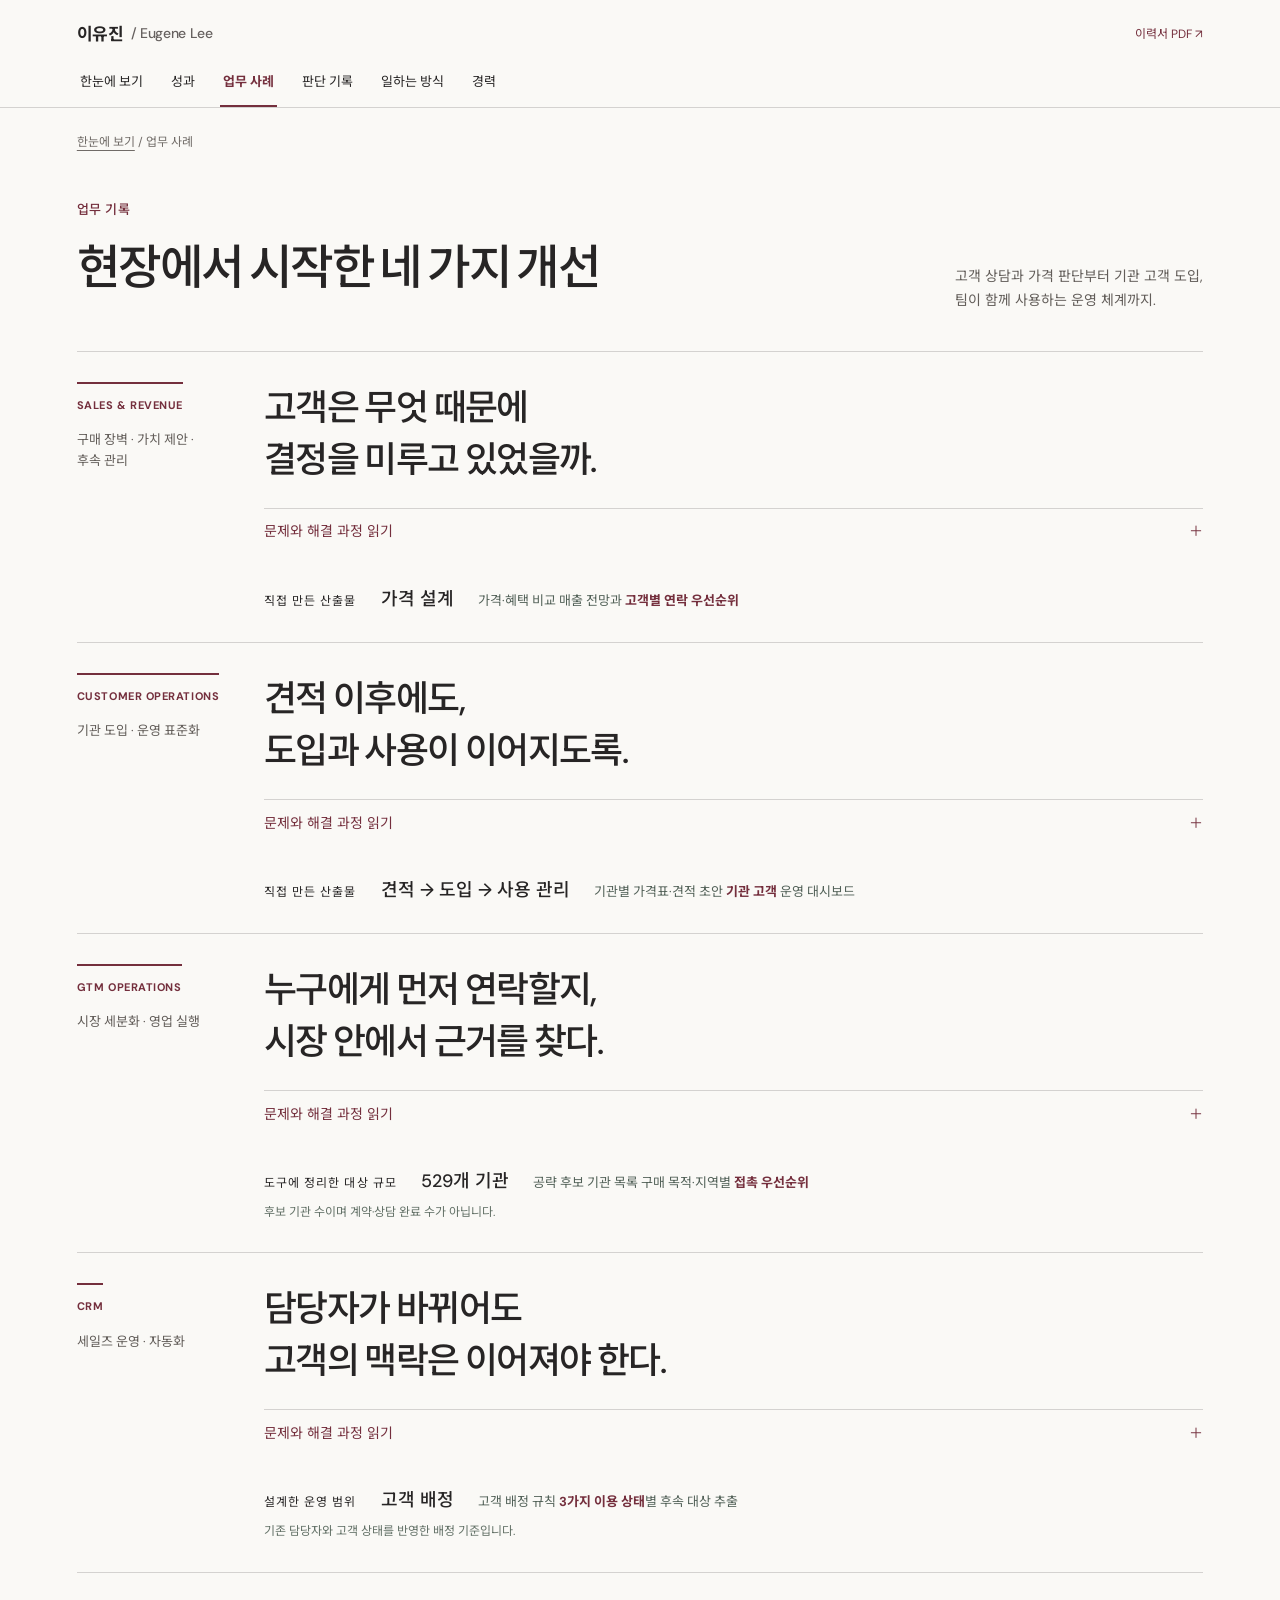
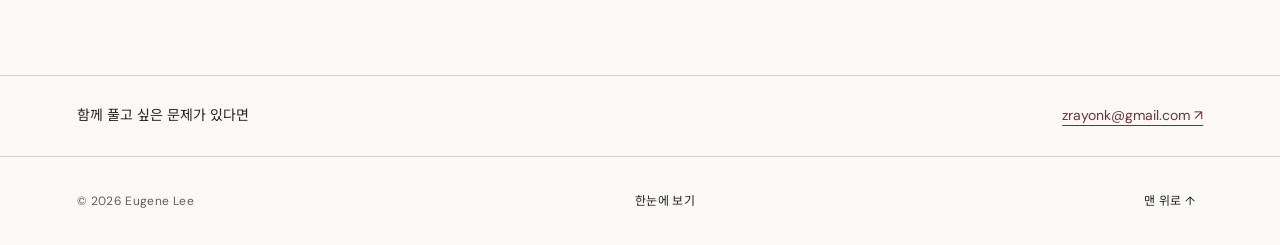
<file: work.html>
<!doctype html>
<html lang="ko">
<head>
  <meta charset="utf-8">
  <meta name="viewport" content="width=device-width, initial-scale=1, viewport-fit=cover">
  <meta name="description" content="고가·고관여 서비스의 직접 세일즈부터 고객 이용·재구매 관리, CRM 개선과 팀 운영까지 맡아 온 이유진의 포트폴리오.">
  <meta name="theme-color" content="#faf9f6">
  <link rel="canonical" href="https://leeyjn.github.io/work.html">
  <link rel="icon" href="favicon.svg" type="image/svg+xml">
  <meta property="og:type" content="website">
  <meta property="og:title" content="이유진 — 고객의 망설임에서, 팀의 다음 판단까지">
  <meta property="og:description" content="직접 세일즈, 사업 운영, 팀의 판단 기준. 이유진의 성과와 일하는 방식을 기록합니다.">
  <meta property="og:url" content="https://leeyjn.github.io/work.html">
  <meta property="og:image" content="https://leeyjn.github.io/assets/eugene-profile-casual.png">
  <meta name="twitter:card" content="summary_large_image">
  <title>이유진 | 업무 사례</title>
  <link rel="preconnect" href="https://fonts.googleapis.com">
  <link rel="preconnect" href="https://fonts.gstatic.com" crossorigin>
  <link href="https://fonts.googleapis.com/css2?family=DM+Sans:wght@400;500;600;700&family=Libre+Caslon+Display&family=Noto+Sans+KR:wght@400;500;600;700&display=swap" rel="stylesheet">
  <link rel="stylesheet" href="styles.css?v=9">
  <link rel="stylesheet" href="editorial.css?v=13">
</head>
<body>
  <a class="skip-link" href="#main-content">본문으로 바로가기</a>
  
  <header class="topbar page-header"><a class="brand" href="index.html" aria-label="이유진 소개 첫 화면">이유진 <span> / Eugene Lee</span></a><a class="header-resume" href="assets/Eugene-Lee-Revenue-Business-Operations.pdf?v=9" download>이력서 PDF ↗</a><nav id="main-nav" aria-label="주요 메뉴"><a href="index.html">한눈에 보기</a>
<a href="growth.html">성과</a>
<a href="work.html" aria-current="page">업무 사례</a>
<a href="decisions.html">판단 기록</a>
<a href="leadership.html">일하는 방식</a>
<a href="career.html">경력</a></nav></header><main id="main-content" tabindex="-1"><div class="page-intro"><a href="index.html">한눈에 보기</a><span aria-hidden="true"> / </span><span>업무 사례</span></div>    <section id="work" class="case-section">
      <div class="section-head reveal">
        <div><p class="section-kicker">업무 기록</p><h1 class="page-heading">현장에서 시작한 네 가지 개선</h1></div>
        <p>고객 상담과 가격 판단부터 기관 고객 도입,<br> 팀이 함께 사용하는 운영 체계까지.</p>
      </div>

      <article class="case reveal" data-index="01">
        <div class="case-meta"><span>SALES & REVENUE</span><p>구매 장벽 · 가치 제안 · 후속 관리</p></div>
        <div class="case-body">
          <h3>고객은 무엇 때문에<br> 결정을 미루고 있었을까.</h3><details class="work-disclosure"><summary>문제와 해결 과정 읽기 <span aria-hidden="true">＋</span></summary>
          <p class="case-summary">고가·고관여 서비스에서는 가격 부담, 장기 이용에 대한 불안, 다른 선택지와의 비교가 구매 결정에 함께 작용했습니다. 직접 상담·제안·후속 연락을 맡으며 통화 기록을 분석하고 필요한 대화는 다시 들었습니다. 고객이 무엇을 확인해야 결정을 내릴 수 있는지 파악해 설명 순서와 제안을 바꿨습니다.</p>
          <div class="case-grid">
            <div><small>구매자와 사용자</small><p>구매자의 기대와 실제 사용자의 경험을 구분해 보았습니다. 구매 목적뿐 아니라 서비스 적합성·이용 지속 가능성까지 확인해 상담에 반영했습니다.</p></div>
            <div><small>가격과 가치 설명</small><p>상품별 단가·혜택·비용을 비교했습니다. 고객의 목적과 우려에 따라 제안 구성과 설명 순서를 조정하고, 선택에 필요한 조건을 구체화했습니다.</p></div>
            <div><small>구매 이후까지 고려</small><p>재구매 연락에서는 구매 가능성뿐 아니라 실제로 이용을 이어갈 수 있는지도 살폈습니다. 이용 현황·잔여 이용권·상담 이력을 함께 보고 연락 순서를 정했습니다.</p></div>
          </div>
          <details class="case-detail sales-evidence" id="sales-detail"><summary>상세 성과: 1.79배·31.1%의 지표와 비교 기간 <span aria-hidden="true">＋</span></summary>
            <p class="detail-intro">위 대표 수치와 별개로, 당시 판매 일정을 따라 집계한 팀 성과입니다. 각각의 지표와 날짜를 구분해 읽어주세요.</p>
            <div class="detail-results">
              <article><p class="detail-label">첫 구매 결제액</p><strong class="detail-number">1.79배</strong><p class="detail-subtitle">전년 대비 +78.7%</p>
                <dl><div><dt>2025년</dt><dd>7월 1일–8월 31일</dd></div><div><dt>2026년</dt><dd>7월 3일–8월 31일</dd></div></dl>
                <p>2026년 7월 1–2일은 6월에 시작한 판매 기간에 포함되어, 이 비교에서는 제외했습니다.</p>
                <p class="personal-role"><b>제가 맡은 일</b>가격·상품 구성 검토, 고객 상담과 제안, 후속 연락, 매출 전망과 고객별 연락 우선순위 관리.</p>
              </article>
              <article><p class="detail-label">첫 구매 결제 건수</p><strong class="detail-number">+31.1%</strong><p class="detail-subtitle">61건 → 80건</p>
                <dl><div><dt>2025년</dt><dd>9월 1일–9월 30일</dd></div><div><dt>2026년</dt><dd>9월 1일–10월 1일</dd></div></dl>
                <p>2026년 9월에 시작한 판매 기간이 10월 1일까지 이어져, 그날의 첫 구매 16건을 포함했습니다.</p>
                <p class="personal-role"><b>제가 맡은 일</b>직접 상담·후속 연락, 고객별 구매 상황 확인, 상담 내용과 연락 순서 조정, 진행 상황 공유.</p>
              </article>
            </div>
            <p class="detail-note">1.79배는 전년 대비 약 78.7% 증가를 뜻합니다. 31.1%는 첫 구매 결제 건수의 증가율입니다. 두 수치 모두 팀 공동 성과이며, 개인의 단독 기여율을 뜻하지 않습니다.</p>
          </details></details>
        </div>
        <aside class="metric"><span>직접 만든 산출물</span><strong>가격 설계</strong><p>가격·혜택 비교<br> 매출 전망과 <b>고객별 연락 우선순위</b></p></aside>
      </article>

      <article class="case reveal" data-index="02">
        <div class="case-meta"><span>CUSTOMER OPERATIONS</span><p>기관 도입 · 운영 표준화</p></div>
        <div class="case-body">
          <h3>견적 이후에도,<br> 도입과 사용이 이어지도록.</h3><details class="work-disclosure"><summary>문제와 해결 과정 읽기 <span aria-hidden="true">＋</span></summary>
          <p class="case-summary">예산과 구매 방식이 다른 기관 고객의 요구를 단가·견적, 계정·이용권 설정, 도입 후 사용 현황 보고로 연결했습니다. 고객과 내부 운영·제품 조직 사이에서 실제 실행 조건을 구체화했습니다.</p>
          <div class="case-grid">
            <div><small>견적·구매 조건</small><p>기존 계약 단가를 비교해 기관별 가격표·견적 초안을 정리하고, 결제 방식과 운영 조건을 검토했습니다.</p></div>
            <div><small>도입 준비</small><p>기관별 계정·이용권 발급 예외를 조사하고, 반복 도입에 필요한 제품·기술 조직의 검토 사항을 구체화했습니다.</p></div>
            <div><small>사용 현황 관리</small><p>기관 고객의 이용 현황·잔여 이용권을 매일 갱신하는 대시보드와 고객용 보고 화면을 구축했습니다.</p></div>
          </div>
          <details class="case-detail"><summary>기관 고객 운영에서 실제로 맡은 일 <span aria-hidden="true">＋</span></summary>
            <ol class="lifecycle">
              <li><b>요구 발견</b><span>기관의 사용 목적·예산·일정 파악, 고객군별 제안 방향 구체화</span></li>
              <li><b>견적·조건 설계</b><span>인원과 사용량을 반영한 단가표·견적안, 구매 방식과 운영 조건 검토</span></li>
              <li><b>도입 준비</b><span>계정·이용권 발급 예외 조사, 제품·기술 조직과 검토할 요청사항 정리</span></li>
              <li><b>사용 현황 관리</b><span>이용 현황·잔여 이용권 추적, 담당자용 보고 대시보드 구축</span></li>
              <li><b>확장 준비</b><span>과거 추가 구매 사례와 운영 리포트를 다음 제안의 기준으로 정리</span></li>
            </ol>
            <p class="detail-note">교육기관 대상 B2G 운영 경험입니다. 구매 담당자·실제 사용자·내부 운영 및 제품 조직이 필요한 정보를 각각 확인할 수 있도록 정리했습니다.</p>
          </details></details>
        </div>
        <aside class="metric"><span>직접 만든 산출물</span><strong>견적 → 도입<br> → 사용 관리</strong><p>기관별 가격표·견적 초안<br> <b>기관 고객</b> 운영 대시보드</p></aside>
      </article>

      <article class="case reveal" data-index="03">
        <div class="case-meta"><span>GTM OPERATIONS</span><p>시장 세분화 · 영업 실행</p></div>
        <div class="case-body">
          <h3>누구에게 먼저 연락할지,<br> 시장 안에서 근거를 찾다.</h3><details class="work-disclosure"><summary>문제와 해결 과정 읽기 <span aria-hidden="true">＋</span></summary>
          <p class="case-summary">고객 미팅에서 발견한 수요 차이를 기준으로 공략 대상을 좁혔습니다. 해외 현장실습·국제교류 수요가 있는 기관을 중심으로 적합도와 공급 이력을 정리하고, 접촉 단계와 다음 액션을 한곳에서 관리하도록 만들었습니다.</p>
          <div class="case-grid">
            <div><small>고객군 구분</small><p>일반고·특성화고의 구매 목적을 구분하고, 학과 적합성과 지역 여건을 반영했습니다.</p></div>
            <div><small>접촉 우선순위</small><p>전국 529개 후보 기관을 지도와 리스트로 구조화하고 우선순위 도구를 구축했습니다.</p></div>
            <div><small>다음 행동 관리</small><p>담당자·진행 단계·다음 연락일을 연동하고, 기관의 예산 편성 주기에 맞춘 접촉·제안 계획을 정리했습니다.</p></div>
          </div></details>
        </div>
        <aside class="metric"><span>도구에 정리한 대상 규모</span><strong>529개 기관</strong><p>공략 후보 기관 목록<br> 구매 목적·지역별 <b>접촉 우선순위</b></p><small>후보 기관 수이며 계약·상담 완료 수가 아닙니다.</small></aside>
      </article>

      <article class="case reveal" data-index="04">
        <div class="case-meta"><span>CRM</span><p>세일즈 운영 · 자동화</p></div>
        <div class="case-body">
          <h3>담당자가 바뀌어도<br> 고객의 맥락은 이어져야 한다.</h3><details class="work-disclosure"><summary>문제와 해결 과정 읽기 <span aria-hidden="true">＋</span></summary>
          <p class="case-summary">직접 세일즈를 하며 겪은 반복 확인과 인계 문제를 바탕으로, 고객 유입·체험·첫 구매·이용·재구매의 관리 흐름을 정비했습니다. 고객 기록을 한곳에 모으고 담당자 배정과 연락 대상 추출을 자동화해, 다음 담당자도 이전 대화의 맥락을 확인할 수 있도록 설계했습니다.</p>
          <div class="case-grid">
            <div><small>기존 상태</small><p>고객 정보와 상담 메모가 흩어져 담당자 혼선과 중복 연락 위험이 있었습니다.</p></div>
            <div><small>직접 만든 규칙</small><p>기존 담당자 유지, 결제 고객 제외, 중복·예약 불참 처리를 정의하고 실제 팀 명단과 대조했습니다.</p></div>
            <div><small>구현한 기능</small><p>Python·Apps Script·AI로 연락 목록을 생성하고, 미사용·초기 이용 완료·이용권 소진 임박 고객을 자동 추출했습니다.</p></div>
          </div></details>
        </div>
        <aside class="metric"><span>설계한 운영 범위</span><strong>고객 배정</strong><p>고객 배정 규칙<br> <b>3가지 이용 상태</b>별 후속 대상 추출</p><small>기존 담당자와 고객 상태를 반영한 배정 기준입니다.</small></aside>
      </article>
    </section></main><aside class="page-contact"><span>함께 풀고 싶은 문제가 있다면</span><a href="mailto:zrayonk@gmail.com">zrayonk@gmail.com ↗</a></aside><footer><span>© 2026 Eugene Lee</span><a href="index.html">한눈에 보기</a><a href="#main-content">맨 위로 ↑</a></footer><script src="script.js?v=13"></script></body></html>
</file>
<file: styles.css>
:root {
  --ink:#152820; --green:#173e31; --lime:#d6f85f; --paper:#f4f1e8;
  --sand:#e8e2d4; --orange:#d44c2f; --line:rgba(21,40,32,.18);
  --sans:"DM Sans","Noto Sans KR",-apple-system,BlinkMacSystemFont,"Apple SD Gothic Neo","Malgun Gothic",sans-serif;
  --gutter:clamp(20px,5vw,84px); --header:76px; --section:clamp(64px,8vw,120px);
}
*,*::before,*::after{box-sizing:border-box}
html{scroll-behavior:smooth;scroll-padding-top:calc(var(--header) + 22px);-webkit-text-size-adjust:100%;text-size-adjust:100%}
body{margin:0;background:var(--paper);color:var(--ink);font-family:var(--sans);line-height:1.7;overflow-wrap:break-word}
button,a,summary{-webkit-tap-highlight-color:transparent;touch-action:manipulation}
button{font:inherit;color:inherit;cursor:pointer}
a{color:inherit}button,a,summary{outline-offset:5px}
:focus-visible{outline:2px solid currentColor}
img{display:block;max-width:100%;height:auto}
h1,h2,h3,blockquote{letter-spacing:-.045em;word-break:keep-all;overflow-wrap:anywhere}
p,li{word-break:keep-all;overflow-wrap:anywhere}
main:focus{outline:none}main>*{min-width:0}
.skip-link{position:fixed;top:8px;left:12px;padding:12px 20px;z-index:100;background:var(--ink);color:#fff;transform:translateY(-150%)}
.skip-link:focus{transform:none}
.noise{position:fixed;inset:0;pointer-events:none;z-index:10;opacity:.06;background-image:url("data:image/svg+xml,%3Csvg viewBox='0 0 160 160' xmlns='http://www.w3.org/2000/svg'%3E%3Cfilter id='n'%3E%3CfeTurbulence type='fractalNoise' baseFrequency='.8' numOctaves='2' stitchTiles='stitch'/%3E%3C/filter%3E%3Crect width='100%25' height='100%25' filter='url(%23n)' opacity='.15'/%3E%3C/svg%3E")}
.topbar{position:sticky;top:0;z-index:30;min-height:var(--header);padding:10px max(var(--gutter),env(safe-area-inset-right)) 10px max(var(--gutter),env(safe-area-inset-left));display:flex;align-items:center;justify-content:space-between;gap:20px;background:var(--paper);border-bottom:1px solid var(--line)}
.reading-progress{position:absolute;bottom:-1px;left:0;right:0;height:2px;background:var(--green);transform:scaleX(0);transform-origin:left;pointer-events:none}
.brand{display:inline-flex;align-items:center;min-height:44px;gap:7px;font-weight:700;letter-spacing:.07em;text-decoration:none;white-space:nowrap}
.brand span{color:#67776d;font-weight:500}
.topbar nav{display:flex;gap:clamp(8px,2vw,28px);align-items:center}
.topbar nav a{min-height:44px;display:flex;align-items:center;padding:8px;font-size:14px;text-decoration:none;white-space:nowrap;border-radius:4px}
.topbar nav a[aria-current="location"]{text-decoration:underline;text-underline-offset:6px}
.topbar nav .nav-cta{border:1px solid var(--ink);border-radius:999px;padding:8px 18px}
.menu-toggle{display:none}
.hero{display:grid;grid-template-columns:minmax(0,1.2fr) minmax(0,.85fr);gap:clamp(32px,5vw,76px);padding:clamp(42px,6vw,80px) var(--gutter) 0;align-items:end;max-width:1600px;margin:auto}
.hero-copy{padding-bottom:44px;min-width:0}.eyebrow,.section-kicker{font-size:12px;font-weight:700;letter-spacing:.14em;line-height:1.6}
.eyebrow{display:flex;align-items:center;gap:10px}.eyebrow>span{width:24px;height:2px;background:var(--orange);flex:none}
h1{font-size:clamp(38px,4.4vw,70px);line-height:1.16;margin:24px 0 28px;font-weight:700}
h1 em,.contact em{font-style:normal;color:var(--green);position:relative;z-index:1}
h1 em:after{content:"";position:absolute;left:-.02em;right:-.02em;bottom:.03em;height:.16em;background:var(--lime);z-index:-1}
.hero-lede{font-size:clamp(16px,1.4vw,21px);max-width:42em;color:#4f5d56;line-height:1.85}
.hero-actions,.contact-actions{display:flex;gap:16px;align-items:center;margin-top:30px;flex-wrap:wrap}
.button{display:inline-flex;align-items:center;justify-content:space-between;gap:24px;min-height:50px;padding:13px 20px;border-radius:4px;text-decoration:none;font-weight:600;font-size:15px;transition:transform .2s,background-color .2s,box-shadow .2s}
.button span{transition:transform .2s}.button:active{transform:scale(.98)}
.button.primary{background:var(--ink);color:#fff}.button.text{border-bottom:1px solid var(--ink);border-radius:0;padding-inline:5px}
.proof-strip{list-style:none;margin:38px 0 0;padding:23px 0 0;border-top:1px solid var(--line);display:grid;grid-template-columns:repeat(2,minmax(0,1fr));gap:16px}
.proof-strip li{display:flex;flex-direction:column;gap:4px;min-width:0}.proof-strip strong{font-size:clamp(24px,2.2vw,34px);line-height:1.25;letter-spacing:-.035em;white-space:nowrap}.proof-strip span{font-size:12px;line-height:1.6;color:#57665c}
.growth-note{font-size:12px;color:#637167;line-height:1.8;margin:16px 0 0}
.portrait-wrap{width:100%;max-width:530px;position:relative;justify-self:center;min-width:0}
.portrait-field{position:relative;width:100%;padding-top:130%;background:#dce3d4;border-radius:50% 50% 6px 6px;overflow:hidden;isolation:isolate}
@supports(aspect-ratio:1){.portrait-field{aspect-ratio:10/13;padding-top:0}}
.portrait-field:before{content:"";position:absolute;width:80%;aspect-ratio:1;border-radius:50%;background:#c5d0ba;left:-30%;top:14%;z-index:-1}
.portrait-field img{position:absolute;z-index:2;width:100%;height:auto;left:0;bottom:0}
.orbit{position:absolute;border:1px solid rgba(23,62,49,.13);border-radius:50%;pointer-events:none}.orbit.one{width:90%;height:67%;right:-38%;top:5%}.orbit.two{width:65%;height:48%;right:-24%;top:17%}
.status-card{position:absolute;left:-16px;bottom:38px;z-index:3;background:#fff;padding:12px 16px;box-shadow:0 8px 28px rgba(0,0,0,.08);display:grid;grid-template-columns:8px minmax(0,1fr);gap:0 9px;max-width:calc(100% - 20px);border-radius:3px}
.status-card i{width:7px;height:7px;border-radius:50%;background:#258951;grid-row:1/3;align-self:center}.status-card span{font-size:11px;color:#667267}.status-card strong{font-size:12px;line-height:1.5}
.portrait-caption{font-size:10px;letter-spacing:.12em;position:absolute;right:10px;bottom:7px;z-index:4;color:var(--green);margin:0}
.growth-band{background:var(--ink);color:#fff;padding:56px var(--gutter)}
 .growth-content{max-width:1280px;margin:auto}
.growth-band .section-kicker{color:var(--lime)}.growth-heading{max-width:780px;margin-bottom:40px}.growth-heading h2{font-size:clamp(29px,3.6vw,48px);line-height:1.3;margin:14px 0 20px}.growth-heading>p:last-child{color:#c2cfc7;font-size:16px;line-height:1.8}.growth-heading b{color:#fff;font-weight:500}
.growth-comparisons{display:grid;grid-template-columns:repeat(2,minmax(0,1fr));gap:48px}.growth-panel{border-top:1px solid #ffffff40;padding-top:24px;min-width:0}.period-label{color:#c2cfc7;font-size:13px;margin:0 0 14px}.growth-panel h3{font-size:20px;font-weight:500;letter-spacing:-.02em;margin:0 0 12px}.growth-number{font-size:clamp(46px,5.2vw,72px);letter-spacing:-.05em;color:var(--lime);line-height:1.15;white-space:nowrap}.growth-context{font-size:12px;color:#c2cfc7;margin:9px 0 28px}
.comparison-chart{margin:0}.comparison-chart figcaption{font-size:11px;color:#c2cfc7;margin-bottom:16px}.bar-row{display:grid;grid-template-columns:40px minmax(0,1fr) 34px;align-items:center;gap:12px;font-size:12px;margin:13px 0}.bar-track{height:12px;background:#ffffff0c}.bar-track i{display:block;width:var(--bar-size);height:100%;background:#8a9d90}.bar-row.current .bar-track i{background:var(--lime)}.bar-row b{text-align:right;font-weight:500}.bar-row.current b{color:var(--lime)}
.supporting-metric{margin:27px 0 0;padding-top:18px;border-top:1px solid #ffffff20;font-size:13px;color:#c2cfc7;line-height:1.8}.supporting-metric b{color:#fff;font-weight:500;margin-left:7px;white-space:nowrap}.supporting-metric span{display:block;font-size:12px}
.contribution-block{margin-top:45px;padding:28px 0 0;border-top:1px solid #ffffff40}.contribution-grid{display:grid;grid-template-columns:repeat(2,minmax(0,1fr));gap:24px 48px}.contribution-grid h3{font-size:17px;margin:12px 0;font-weight:500;letter-spacing:-.02em}.contribution-grid p{font-size:14px;color:#c2cfc7;line-height:1.8;margin:0}
.role-link{display:inline-flex;align-items:center;gap:18px;min-height:48px;margin-top:22px;color:var(--lime);font-size:13px;text-decoration:underline;text-underline-offset:5px}
.metric-basis{margin:28px 0 0;font-size:12px;color:#c2cfc7;border-top:1px solid #ffffff30;padding-top:5px}.metric-basis summary{cursor:pointer;min-height:48px;padding:12px 0}.metric-basis p{line-height:1.9;margin:10px 0}.metric-basis b{color:white;font-weight:500}.basis-grid{display:grid;grid-template-columns:repeat(2,minmax(0,1fr));gap:4px 40px;padding-bottom:10px}
.manifesto{background:var(--ink);color:#fff;padding:var(--section) var(--gutter);text-align:center;border-top:1px solid #ffffff20}.manifesto .section-kicker{color:var(--lime)}
blockquote{font-size:clamp(30px,4.5vw,64px);line-height:1.3;margin:35px auto 48px;font-weight:500;max-width:1100px}blockquote mark{background:none;color:var(--lime)}
.work-loop{border-top:1px solid #ffffff30;padding-top:28px;display:flex;justify-content:center;gap:18px;flex-wrap:wrap;font-size:13px;color:#cbd4cf}.work-loop b{color:var(--lime)}
.case-section{padding:var(--section) var(--gutter);max-width:1600px;margin:auto}.section-head{display:flex;justify-content:space-between;align-items:end;gap:30px;margin-bottom:50px}
.section-head h2,.career h2{font-size:clamp(34px,4.5vw,64px);line-height:1.2;margin:13px 0 0}.section-head>p{color:#5d6b62;font-size:15px}
.case{position:relative;display:grid;grid-template-columns:135px minmax(0,1fr) 190px;gap:clamp(22px,3vw,44px);padding:54px 0;border-top:1px solid var(--line)}.case:last-child{border-bottom:1px solid var(--line)}.case>*{min-width:0}
.case:before{content:attr(data-index);position:absolute;right:0;top:8px;font-size:64px;font-weight:700;color:rgba(21,40,32,.05);pointer-events:none}
.case-meta span{display:inline-block;background:var(--lime);padding:5px 9px;font-size:10px;font-weight:700;letter-spacing:.08em;line-height:1.7}.case-meta p{font-size:13px;line-height:1.6}
.case-body h3{font-size:clamp(27px,2.7vw,42px);line-height:1.3;margin:0 0 22px}.case-summary{font-size:17px;color:#526158;line-height:1.85;margin:0;max-width:770px}
.case-grid{display:grid;grid-template-columns:repeat(3,minmax(0,1fr));gap:24px;margin-top:30px}.case-grid small{font-size:11px;letter-spacing:.04em;font-weight:700;color:var(--orange)}.case-grid p{font-size:14px;line-height:1.8;margin:6px 0 0}
.metric{align-self:center;border-left:1px solid var(--line);padding-left:24px}.metric>span{font-size:10px;letter-spacing:.09em}.metric strong{display:block;font-size:30px;line-height:1.3;margin:12px 0}.metric p{font-size:14px;color:#526158}.metric b{color:var(--orange)}.metric>small{font-size:12px;color:#637167;display:block;line-height:1.7}
.case-detail{border-top:1px solid var(--line);border-bottom:1px solid var(--line);margin-top:28px}.case-detail summary{display:flex;justify-content:space-between;align-items:center;gap:16px;cursor:pointer;min-height:54px;padding:16px 0;font-size:14px;font-weight:600;list-style:none}.case-detail summary::-webkit-details-marker{display:none}.case-detail summary span{transition:transform .2s;font-size:23px;flex:none}.case-detail[open] summary span{transform:rotate(45deg)}
details[open]>:not(summary){animation:detail-in .25s ease-out}@keyframes detail-in{from{opacity:.45;transform:translateY(-5px)}to{opacity:1;transform:none}}
.lifecycle{list-style:none;counter-reset:steps;margin:0;padding:4px 0 18px}.lifecycle li{counter-increment:steps;display:grid;grid-template-columns:25px 100px minmax(0,1fr);gap:10px;border-top:1px solid var(--line);padding:14px 0;font-size:13px}.lifecycle li:before{content:'0' counter(steps);color:var(--orange)}.lifecycle b{font-weight:600}.lifecycle span{color:#526359}.detail-note{font-size:12px;line-height:1.8;color:#647268;margin:0 0 20px}
.detail-intro{font-size:14px;line-height:1.8;color:#526158;margin:4px 0 24px}.detail-results{display:grid;grid-template-columns:repeat(2,minmax(0,1fr));gap:28px;margin-bottom:25px}.detail-results>article{min-width:0;padding:22px 0 0;border-top:2px solid var(--green)}.detail-results p{font-size:13px;line-height:1.85;color:#526158;margin:16px 0}.detail-results .detail-label{font-size:14px;color:var(--ink);font-weight:600;margin:0 0 10px}.detail-number{display:block;font-size:clamp(36px,3.3vw,48px);line-height:1.15;letter-spacing:-.05em;color:var(--green)}.detail-results .detail-subtitle{margin:8px 0 20px;font-size:14px;color:var(--green)}.detail-results dl{font-size:12px;margin:0;padding:12px 0;border-top:1px solid var(--line);border-bottom:1px solid var(--line)}.detail-results dl>div{display:grid;grid-template-columns:53px minmax(0,1fr);gap:8px;margin:4px 0}.detail-results dt{font-weight:600}.detail-results dd{margin:0}.detail-results .personal-role{color:var(--ink);padding-top:14px;border-top:1px solid var(--line)}.personal-role b{display:block;margin-bottom:6px;font-size:12px;color:var(--orange)}
.leadership{background:var(--sand);padding:var(--section) var(--gutter)}.leadership-inner{max-width:1408px;margin:auto}.leadership h2{font-size:clamp(32px,4vw,56px);line-height:1.25;margin:20px 0 24px}.leadership-lede{font-size:17px;line-height:1.85;color:#526158;max-width:760px}.leadership-grid{display:grid;grid-template-columns:repeat(2,minmax(0,1fr));gap:64px;margin-top:44px}.leadership-grid>article{min-width:0;border-top:1px solid var(--line);padding-top:22px}.leadership-grid .section-kicker{color:var(--orange);font-size:11px}.leadership-grid h3{font-size:clamp(26px,2.6vw,36px);line-height:1.35;margin:18px 0 28px}.leadership-grid ul{list-style:none;margin:0;padding:0}.leadership-grid li{display:grid;grid-template-columns:112px minmax(0,1fr);gap:22px;padding:17px 0;border-top:1px solid var(--line);font-size:14px;line-height:1.85}.leadership-grid li b{font-size:13px;font-weight:600}.leadership-grid li span{color:#526158}.async-note{border-left:2px solid var(--green);padding-left:18px;margin:24px 0 0;font-size:14px;line-height:1.85;color:#526158}.async-note b{display:block;margin-bottom:8px;color:var(--ink);font-size:14px}
@media(max-width:960px){.leadership-grid{grid-template-columns:1fr;gap:36px}.leadership-grid li{grid-template-columns:140px minmax(0,1fr)}.detail-results{grid-template-columns:1fr;gap:22px}.detail-results>article{padding-top:18px}.detail-number{font-size:42px}}
@media(max-width:640px){.leadership h2{font-size:clamp(29px,7.4vw,40px)}.leadership h2 br{display:none}.leadership-lede{font-size:16px}.leadership-grid{margin-top:30px}.leadership-grid li{display:block;padding:16px 0}.leadership-grid li b{display:block;margin-bottom:5px}.leadership-grid li span{display:block}.leadership-grid h3{font-size:27px;margin-bottom:22px}.leadership>.leadership-inner>.section-kicker{font-size:10px;letter-spacing:.09em}.detail-results dl{font-size:13px}.role-link{font-size:12px}.detail-results .personal-role{margin-bottom:8px}}
.career{padding:var(--section) var(--gutter);display:grid;grid-template-columns:.75fr 1.25fr;gap:6vw;max-width:1600px;margin:auto}.career>*{min-width:0}.timeline article{display:grid;grid-template-columns:140px minmax(0,1fr);gap:24px;padding:28px 0;border-top:1px solid var(--line)}.timeline time{font-size:12px;letter-spacing:.04em;color:#647268}.timeline h3{margin:0;font-size:23px;line-height:1.4}.timeline div>p{margin:6px 0 15px;color:#596c60;font-size:15px}.timeline ul{margin:0;padding-left:18px;font-size:14px;line-height:1.9}
.toolbox{padding:42px 0;background:var(--lime);overflow:hidden}.toolbox-head{display:flex;justify-content:space-between;align-items:center;gap:16px;padding-inline:var(--gutter)}.motion-toggle{display:none;border:1px solid var(--line);background:transparent;border-radius:30px;min-height:44px;padding:8px 14px;font-size:12px}.js-enabled .motion-toggle{display:inline-flex;gap:12px;align-items:center}
.marquee{margin-top:24px;overflow:hidden}.marquee-track{display:flex;width:max-content;max-width:100%}.marquee-group{display:flex;flex-wrap:wrap;gap:10px;padding-inline:var(--gutter)}.marquee-group span{font-size:clamp(22px,2.4vw,32px);font-weight:600;white-space:nowrap}.marquee-group span:not(:last-child):after{content:'·';margin-left:16px}.marquee-copy{display:none}
.js-enabled .marquee-track{max-width:none;animation:marquee 32s linear infinite}.js-enabled .marquee-group{flex-wrap:nowrap;gap:28px;padding:0 14px}.js-enabled .marquee-copy{display:flex}.js-enabled .marquee-group span:after{content:'·';margin-left:28px}.marquee[data-paused="true"] .marquee-track{animation-play-state:paused}@keyframes marquee{to{transform:translateX(-50%)}}
.contact{background:var(--green);color:#fff;padding:var(--section) var(--gutter)}.contact .section-kicker{color:var(--lime)}.contact h2{font-size:clamp(33px,4.8vw,70px);line-height:1.25;margin:28px 0;max-width:1200px}.contact em{color:var(--lime)}.button.light{background:#fff;color:var(--ink)}.button.outline{border:1px solid #ffffff90;color:#fff}
footer{background:var(--green);color:#c2cfc7;border-top:1px solid #ffffff30;padding:22px var(--gutter) max(22px,env(safe-area-inset-bottom));display:flex;align-items:center;justify-content:space-between;gap:18px;flex-wrap:wrap;font-size:12px;letter-spacing:.03em}footer a{color:#fff;text-decoration:none;display:flex;min-height:44px;align-items:center;padding:8px}
.reveal{opacity:1;transform:none}
@media(hover:hover) and (pointer:fine){.button:hover{transform:translateY(-3px);box-shadow:0 6px 20px #15282015}.button:hover span{transform:translateX(3px)}.button.primary:hover{background:var(--green)}.topbar nav a:hover{background:#15282008}summary:hover{color:var(--orange)}.metric-basis summary:hover{color:var(--lime)}}
@media(max-width:1200px){.case{grid-template-columns:120px minmax(0,1fr)}.metric{grid-column:2;border-left:0;border-top:1px solid var(--line);padding:20px 0 0}.metric strong{font-size:32px}.case-grid{gap:20px}.career{grid-template-columns:1fr;gap:35px}.career-title h2 br{display:none}}
@media(max-width:960px){.hero{grid-template-columns:1fr;max-width:800px;padding-top:44px;gap:12px}.hero-copy{padding-bottom:24px}h1{font-size:clamp(38px,6.8vw,60px)}.portrait-wrap{max-width:460px}.section-head{display:block}.section-head>p{margin-top:22px}.principle-grid{gap:0}.principle-grid>div{padding-inline:20px}.case-grid{grid-template-columns:1fr;gap:18px}.case-grid>div{display:grid;grid-template-columns:110px minmax(0,1fr);gap:14px;align-items:baseline}.case-grid p{margin:0}.lifecycle li{grid-template-columns:24px minmax(0,1fr)}.lifecycle span{grid-column:2}.timeline article{grid-template-columns:145px minmax(0,1fr)}}
@media(max-width:640px){
  :root{--header:64px;--gutter:20px;--section:64px}
  .topbar{flex-wrap:wrap;gap:8px;padding-block:10px}.brand{font-size:14px}.topbar nav{width:100%;flex-wrap:wrap;gap:6px}.topbar nav a{font-size:14px}
  .js-enabled .menu-toggle{display:flex;align-items:center;gap:13px;background:transparent;border:1px solid var(--line);border-radius:24px;min-height:44px;padding:8px 15px;font-size:13px;margin-left:auto}
  .menu-icon{width:16px;height:12px;position:relative}.menu-icon:before,.menu-icon:after{content:"";position:absolute;left:0;right:0;height:1px;background:currentColor;transition:transform .2s;top:2px}.menu-icon:after{top:9px}.menu-toggle[aria-expanded="true"] .menu-icon:before{transform:translateY(3.5px) rotate(45deg)}.menu-toggle[aria-expanded="true"] .menu-icon:after{transform:translateY(-3.5px) rotate(-45deg)}
  .js-enabled .topbar nav{display:none;position:absolute;top:100%;left:0;right:0;width:auto;background:var(--paper);border-bottom:1px solid var(--line);box-shadow:0 16px 24px #15282012;padding:12px var(--gutter) 20px;max-height:calc(100vh - var(--header));overflow:auto}
  .js-enabled .topbar nav[data-open="true"]{display:flex;flex-direction:column;align-items:stretch;gap:4px;animation:detail-in .2s ease-out}.topbar nav a{padding:12px;min-height:48px}.topbar nav .nav-cta{border-radius:4px;margin-top:6px;justify-content:center}
  .hero{padding-top:30px;gap:16px}.eyebrow{font-size:10px;letter-spacing:.1em}.eyebrow>span{width:18px}h1{font-size:clamp(31px,8.7vw,53px);line-height:1.2;margin-block:20px 24px}.hero-lede{font-size:16px;line-height:1.8}.hero-actions{gap:14px;margin-top:24px}.button{font-size:14px;padding:12px 17px;gap:18px;min-height:48px}
  .proof-strip{margin-top:28px;gap:12px;padding-top:20px}.proof-strip strong{font-size:clamp(23px,6.5vw,32px)}.proof-strip span{font-size:11px}.growth-note{font-size:11px}.portrait-wrap{width:min(100%,390px)}.status-card{left:8px;bottom:34px;padding:10px 12px}.status-card strong{font-size:11px}.portrait-caption{font-size:8px;bottom:9px}
  .growth-band{padding:44px var(--gutter)}.growth-heading{margin-bottom:32px}.growth-heading h2{font-size:29px}.growth-heading>p:last-child{font-size:14px}.growth-comparisons{grid-template-columns:1fr;gap:36px}.growth-number{font-size:56px}.contribution-grid,.basis-grid{grid-template-columns:1fr;gap:14px}.contribution-grid h3{margin:8px 0}.contribution-block{margin-top:34px}.growth-context{margin-bottom:22px}.bar-track{height:14px}
  blockquote{font-size:clamp(28px,6.5vw,40px);margin:30px 0 36px}.work-loop{display:grid;grid-template-columns:1fr 1fr;text-align:left;gap:18px 14px;font-size:12px}.work-loop b{display:none}
  .section-head{margin-bottom:34px}.section-head h2,.career h2{font-size:clamp(31px,7.4vw,44px)}.case{grid-template-columns:minmax(0,1fr);gap:22px;padding:36px 0}.case-meta{display:flex;align-items:center;gap:12px;flex-wrap:wrap}.case-meta p{margin:0}.case-body h3{font-size:clamp(27px,6.7vw,36px)}.case-body h3 br{display:none}.case-summary{font-size:16px}.case-grid{margin-top:24px}.case-grid>div{display:block}.case-grid p{margin-top:5px;font-size:14px}.metric{grid-column:1;padding-top:18px}.metric strong{font-size:31px}.case:before{font-size:56px;top:12px}
  .principle-grid{grid-template-columns:1fr;margin-top:22px}.principle-grid>div{border-left:0;border-top:1px solid var(--line);padding:23px 0}.principle-grid h3{font-size:26px;margin:12px 0}.principle-grid h3 br{display:none}.timeline article{grid-template-columns:1fr;gap:10px;padding:25px 0}.timeline h3{font-size:23px}.timeline ul{font-size:14px}
  .toolbox{padding:30px 0}.toolbox-head .section-kicker{font-size:11px}.motion-toggle{padding:8px 12px;font-size:11px}.contact h2{font-size:clamp(30px,7.4vw,44px)}.contact h2 br{display:none}.contact-actions{display:grid;grid-template-columns:1fr;max-width:360px}.contact-actions .button{width:100%}.contact .section-kicker{font-size:10px;letter-spacing:.09em}footer{font-size:11px;gap:10px}footer>span:nth-child(2){flex-basis:100%;order:3}
}
@media(max-width:359px){:root{--gutter:16px}.brand{font-size:12px;gap:4px}.menu-toggle{font-size:12px}.hero-actions{gap:10px}.hero-actions .button{padding:12px;gap:12px;font-size:13px}.proof-strip{gap:8px}.proof-strip span{font-size:11px}.status-card{max-width:calc(100% - 16px)}.section-kicker{font-size:11px}.growth-band h2{font-size:25px}}
@media(prefers-reduced-motion:reduce){html{scroll-behavior:auto}*,*::before,*::after{animation:none!important;transition:none!important}.js-enabled .marquee-track{max-width:100%;transform:none}.js-enabled .marquee-group{flex-wrap:wrap;padding-inline:var(--gutter);gap:10px}.js-enabled .marquee-copy,.js-enabled .motion-toggle{display:none}}
@media print{.topbar,.noise,.hero-actions,.contact-actions,.toolbox,footer,.reading-progress{display:none}body{background:white;color:black}.hero,.case,.career{display:block;padding:20px 0}.portrait-wrap{display:none}.hero-copy{padding:0}h1{font-size:30px}.case{break-inside:avoid}.growth-band,.manifesto,.contact{background:white;color:black;padding:20px 0}.growth-number,.contact em,blockquote mark,.growth-band .section-kicker,.growth-band b,.bar-row.current b{color:black}.growth-panel,.contribution-block,.supporting-metric,.metric-basis{border-color:#aaa}.bar-track{background:#eee}.bar-track i{background:#888}.bar-row.current .bar-track i{background:#18372d}.growth-band p,.growth-band small{color:black}}

/* Working principles, kept readable at every width. */
.reflection-note{max-width:850px;border-top:1px solid var(--line);margin:36px 0 0;padding-top:24px;font-size:16px;line-height:1.9;color:#526158}.reflection-note b{display:block;color:var(--ink);margin-bottom:8px}.case-grid p,.leadership-grid li,.async-note{font-size:16px}.case-grid small,.leadership-grid li b{font-size:14px}
</file>
<file: editorial.css>
:root{--ink:#272525;--green:#742f3d;--lime:#742f3d;--paper:#faf9f6;--sand:#efeeea;--orange:#742f3d;--line:rgba(39,37,37,.18);--gutter:clamp(22px,6vw,96px);--section:clamp(72px,8vw,112px)}
body{font-feature-settings:"palt";color:var(--ink)}
h1,h2,h3{text-wrap:balance}p{text-wrap:pretty}.topbar{background:rgba(250,249,246,.96);backdrop-filter:blur(12px);max-width:none}.brand{letter-spacing:-.02em;font-size:17px}.brand span{font-size:14px;color:#66615f}.topbar nav .nav-cta{border-radius:2px}.topbar nav a[aria-current="location"]{color:var(--green)}
.hero{max-width:1440px;grid-template-columns:minmax(0,1.45fr) minmax(0,.7fr);gap:70px;align-items:center;padding-top:64px;padding-bottom:64px}.hero-copy{padding-bottom:0}.eyebrow{font-size:14px;letter-spacing:.03em;font-weight:500;margin:0}.eyebrow>span{display:none}.nameplate{font-family:"Libre Caslon Display",Georgia,serif;font-size:clamp(70px,8.6vw,132px);letter-spacing:-.065em;line-height:1.05;margin:22px 0 38px;white-space:nowrap}.nameplate span{color:var(--green)}h1{font-size:clamp(30px,3.25vw,48px);line-height:1.4;margin:0 0 24px;font-weight:600;letter-spacing:-.055em}h1 em{color:var(--ink)}h1 em:after{display:none}.hero-lede{font-size:17px;line-height:1.95;max-width:35em;color:#5b5654}.hero-actions{margin-top:25px;gap:28px}.button{border-radius:2px;min-height:48px;font-size:14px;padding:12px 18px}.button.primary{background:var(--green)}.button.text{font-weight:500}.button:hover{box-shadow:none!important}.proof-strip{margin-top:35px;padding-top:20px;max-width:490px}.proof-strip strong{font-size:32px;font-weight:500;font-variant-numeric:tabular-nums}.proof-strip span{font-size:13px;color:#5b5654}.growth-note{color:#6b6561;font-size:12px;max-width:480px}
.portrait-wrap{max-width:340px;align-self:center}.portrait-field{border-radius:4px;aspect-ratio:4/5;background:#e3e5de;transform:none}.portrait-field:before{display:none}.portrait-field img{bottom:-9%;width:108%;max-width:none;left:-4%}.portrait-label{font-size:13px;margin:25px 0 0;color:var(--ink);line-height:1.9}.portrait-label span{font-size:12px;color:#6b6561}
.section-kicker{font-size:13px;font-weight:500;letter-spacing:.035em;color:var(--green)}.personal-note{max-width:1440px;margin:auto;padding:48px var(--gutter) 65px;display:grid;grid-template-columns:1fr 2.15fr;gap:60px;border-top:1px solid var(--line)}.personal-note h2{font-size:clamp(25px,2.5vw,35px);line-height:1.65;font-weight:500;margin:0 0 20px}.personal-note p:not(.section-kicker){font-size:16px;color:#5b5654;line-height:1.95;max-width:650px}.personal-note a{display:inline-flex;min-height:44px;align-items:center;color:var(--green);font-size:14px;text-underline-offset:5px}
.growth-band{background:var(--sand);color:var(--ink);padding:64px var(--gutter)}.growth-content{max-width:1248px}.growth-heading{max-width:760px;margin-bottom:36px}.growth-heading h2{font-weight:500;font-size:clamp(29px,3vw,42px)}.growth-band .section-kicker,.growth-number,.bar-row.current b,.metric-basis b{color:var(--green)}.growth-heading>p:last-child,.period-label,.growth-context,.comparison-chart figcaption,.supporting-metric,.metric-basis{color:#625d59}.growth-heading b,.supporting-metric b{color:var(--ink)}.growth-panel,.supporting-metric,.metric-basis{border-color:var(--line)}.growth-number{font-size:clamp(48px,5.2vw,70px);font-weight:500;font-variant-numeric:tabular-nums}.bar-track{background:#2725250c}.bar-track i{background:#b7afaa}.bar-row.current .bar-track i{background:var(--green)}.contribution-caption{font-size:14px;color:#625d59;border-top:1px solid var(--line);padding-top:24px;margin:32px 0 0}.metric-basis{font-size:13px}.metric-basis summary:hover{color:var(--green)}
.case-section{max-width:1440px}.section-head h2,.career h2{font-size:clamp(31px,3.7vw,48px);font-weight:500}.section-head>p{font-size:14px;color:#625d59}.case{grid-template-columns:145px minmax(0,1fr);gap:42px;padding:48px 0}.case:before{display:none}.case-meta span{background:none;border-top:2px solid var(--green);padding:12px 0 0;font-size:11px;color:var(--green);letter-spacing:.05em}.case-meta p{font-size:13px;color:#625d59}.case-body h3{font-size:clamp(27px,2.8vw,38px);font-weight:500;line-height:1.45}.case-summary{font-size:17px;line-height:1.95;color:#5b5654;max-width:750px}.case-grid{display:block;margin-top:27px;max-width:800px}.case-grid>div{display:grid;grid-template-columns:130px minmax(0,1fr);gap:24px;padding:17px 0;border-top:1px solid var(--line);align-items:baseline}.case-grid small{font-size:14px;font-weight:500}.case-grid p{font-size:16px;margin:0;color:#5b5654;line-height:1.9}.metric{grid-column:2;display:flex;align-items:baseline;flex-wrap:wrap;gap:8px 24px;border-left:0;border-top:0;padding:0;margin-top:-14px}.metric strong{font-size:18px;font-weight:500;margin:0}.metric p{font-size:13px;margin:0}.metric br{display:none}.metric>span{font-size:12px}.metric>small{flex-basis:100%;font-size:12px}.detail-results p,.detail-intro{font-size:15px}.detail-results dl,.detail-note{font-size:13px}.detail-results .detail-label{font-size:15px}
.leadership{background:var(--sand)}.leadership-inner{max-width:1248px}.leadership h2{font-size:clamp(30px,3.6vw,49px);font-weight:500;max-width:930px;line-height:1.45}.leadership-lede{font-size:17px;line-height:2;color:#5b5654}.leadership-grid h3{font-size:clamp(26px,2.5vw,34px);font-weight:500;line-height:1.5}.leadership-grid li{font-size:16px;gap:16px;grid-template-columns:110px minmax(0,1fr)}.leadership-grid li b{font-weight:500;font-size:14px}.leadership-grid li span,.async-note,.reflection-note{color:#5b5654}.leadership-grid .section-kicker{font-size:13px}.reflection-note{max-width:900px}.career{max-width:1440px;margin:auto}.timeline h3{font-weight:500}.tools-note{max-width:1440px;margin:auto;padding:0 var(--gutter) 65px;display:flex;gap:35px;flex-wrap:wrap}.tools-note p{font-size:14px;margin:0;color:#625d59}
.contact{background:var(--paper);color:var(--ink);border-top:1px solid var(--line);max-width:1440px;margin:auto}.contact .section-kicker{color:var(--green)}.contact h2{font-size:clamp(32px,4vw,56px);font-weight:500;line-height:1.5}.contact em{color:var(--green)}.button.light{background:var(--green);color:white}.button.outline{color:var(--ink);border-color:var(--ink)}footer{background:var(--paper);color:#625d59;border-color:var(--line)}footer a{color:var(--ink)}
@media(max-width:1000px){.hero{gap:35px;grid-template-columns:minmax(0,1.2fr) minmax(0,.65fr)}.nameplate{font-size:clamp(65px,9vw,95px)}.hero-lede{font-size:16px}.personal-note{grid-template-columns:1fr 2fr;gap:30px}.leadership-grid{grid-template-columns:1fr;gap:36px}.case{grid-template-columns:120px minmax(0,1fr);gap:28px}}
@media(max-width:700px){.hero{display:grid;grid-template-columns:minmax(0,1fr);gap:36px;padding-top:35px;padding-bottom:42px}.nameplate{font-size:clamp(60px,15vw,100px);margin:22px 0 30px}h1{font-size:clamp(28px,6.8vw,42px)}.portrait-wrap{max-width:none;display:grid;grid-template-columns:112px minmax(0,1fr);gap:24px;align-items:center;justify-self:stretch}.portrait-field{max-width:112px;aspect-ratio:4/5;transform:none}.portrait-label{margin:0}.hero-copy{padding:0}.proof-strip{margin-top:28px}.personal-note{display:block;padding-block:35px 45px}.personal-note .section-kicker{margin:0 0 22px}.personal-note h2{font-size:25px}.personal-note h2 br{display:none}.growth-band{padding-block:45px}.growth-comparisons{gap:32px}.case{display:block;padding-block:35px}.case-meta{display:block;margin-bottom:22px}.case-meta p{display:inline;margin-left:15px}.case-meta span{font-size:10px}.case-body h3{font-size:29px}.case-grid>div{display:block;padding-block:15px}.case-grid p{font-size:16px;margin-top:7px}.metric{margin-top:24px;gap:8px 16px}.leadership-grid li{display:block}.leadership-grid li b{display:block;margin-bottom:8px}.leadership-grid li span{display:block}.leadership>.leadership-inner>.section-kicker{font-size:13px}.hero-actions{gap:24px}.brand{font-size:15px}.brand span{font-size:12px}.tools-note{gap:14px}.contact h2{font-size:32px}}
@media(prefers-reduced-motion:reduce){.portrait-field{transform:none}}

.decision-journal{padding:var(--section) var(--gutter);max-width:1600px;margin:auto;border-top:1px solid var(--line)}
.decision-entry{display:grid;grid-template-columns:minmax(130px,1fr) minmax(0,3fr);gap:48px;padding:38px 0;border-top:1px solid var(--line)}
.decision-date span{font:500 11px "DM Sans",sans-serif;letter-spacing:.08em;color:var(--green)}.decision-date p{font-size:14px;margin-top:12px}.decision-entry h3{font-size:clamp(25px,2.5vw,34px);line-height:1.4;margin:0 0 18px}.decision-lede{max-width:700px;font-size:17px;line-height:1.85}.decision-entry .case-detail{max-width:760px;margin-top:22px}.decision-flow{margin:22px 0 6px}.decision-flow>div{display:grid;grid-template-columns:125px minmax(0,1fr);gap:24px;padding:14px 0}.decision-flow dt{font-weight:600;font-size:14px;color:var(--green)}.decision-flow dd{margin:0;font-size:16px;line-height:1.8}.decision-takeaway{font-size:15px;line-height:1.8;margin-top:24px;color:var(--green);font-weight:500}.journal-source{font-size:12px;line-height:1.8;color:#706b67;margin:20px 0 0}.decision-entry summary{min-height:48px}.decision-entry summary:focus-visible{outline:2px solid var(--green);outline-offset:5px}
@media(max-width:700px){.decision-entry{display:block;padding:28px 0}.decision-date{display:flex;align-items:baseline;gap:14px;margin-bottom:18px}.decision-date p{margin:0}.decision-lede{font-size:16px}.decision-flow>div{display:block}.decision-flow dd{margin-top:9px}.decision-entry h3 br{display:none}.decision-journal .section-head p br{display:none}}

/* Topic pages: persistent navigation, compact overview, progressive case detail. */
[hidden]{display:none!important}.page-header{display:grid;grid-template-columns:1fr auto;gap:3px 20px;padding-top:12px;padding-bottom:0}.page-header .brand{grid-column:1}.header-resume{grid-column:2;font-size:12px;text-decoration:none;min-height:44px;display:flex;align-items:center;color:var(--green)}.page-header #main-nav{grid-column:1/-1;position:static;display:flex!important;transform:none;visibility:visible;opacity:1;gap:22px;flex-wrap:wrap;box-shadow:none;border:0;background:none;padding:0;max-height:none}.page-header #main-nav a{font-size:13px;border-radius:0;padding:12px 3px;min-height:48px;border-bottom:2px solid transparent}.page-header #main-nav a[aria-current=page]{color:var(--green);border-bottom-color:var(--green);font-weight:700}.page-header #main-nav a:hover{color:var(--green);background:var(--sand)}html{scroll-padding-top:160px} .reading-progress{display:none}.page-intro{max-width:1440px;margin:auto;padding:24px var(--gutter) 0;font-size:12px;color:#706b67}.page-intro a{text-underline-offset:4px}.page-intro+section{border-top:0;padding-top:35px}.hero{padding-block:36px}.nameplate{font-size:clamp(62px,7vw,100px);margin:15px 0 24px}.hero h1{font-size:clamp(28px,3vw,43px)}.hero .portrait-wrap{max-width:270px}.hero .proof-strip{margin-top:24px}.overview{max-width:1440px;margin:auto;padding:40px var(--gutter) 65px;border-top:1px solid var(--line)}.overview .section-head{margin-bottom:24px}.overview h2{font-size:clamp(25px,3vw,36px)}.overview-links{display:grid;grid-template-columns:1fr 1fr;gap:0 44px}.overview-links>a{display:grid;grid-template-columns:28px 1fr 16px;gap:16px;padding:25px 0;border-top:1px solid var(--line);text-decoration:none;align-items:start;transition:color .2s}.overview-links>a:hover{color:var(--green)}.overview-number{font-size:12px;color:#827974;padding-top:4px}.overview-links small{font-size:12px;color:var(--green)}.overview-links h3{font-size:20px;line-height:1.5;font-weight:500;margin:8px 0}.overview-links p{font-size:13px;color:#706b67;margin:0}.overview-links>a:last-child{grid-column:1/-1}.page-contact{max-width:1440px;margin:auto;padding:28px var(--gutter);border-top:1px solid var(--line);display:flex;justify-content:space-between;gap:20px;flex-wrap:wrap;font-size:14px}.page-contact a{color:var(--green);text-underline-offset:5px}.education-summary{max-width:1440px;margin:auto;padding:0 var(--gutter) 30px;font-size:15px}.work-disclosure>summary{display:flex;justify-content:space-between;gap:20px;cursor:pointer;min-height:48px;align-items:center;font-size:14px;color:var(--green);list-style:none;border-top:1px solid var(--line);margin-top:22px}.work-disclosure>summary::-webkit-details-marker{display:none}.work-disclosure[open]>summary span{transform:rotate(45deg)}.case-section .case{padding-block:30px}.case-section .case h3{margin-bottom:0}.case-section .metric{margin-top:-10px}.case-section .section-head{margin-bottom:24px}.decision-journal .section-head{margin-bottom:30px}.decision-entry{padding-block:28px}.decision-entry h3 br::after{content:' '}
@media(max-width:700px){.page-header{padding-inline:20px;gap:0 10px}.page-header #main-nav{display:grid!important;grid-template-columns:repeat(3,minmax(0,1fr));gap:0;width:100%;}.page-header #main-nav a{justify-content:center;white-space:nowrap;padding:10px 2px;font-size:12px;min-height:43px}.brand span{font-size:11px}.header-resume{font-size:11px}.hero{gap:22px;padding-top:25px}.hero .nameplate{font-size:62px;margin:12px 0 22px}.hero h1{font-size:29px}.hero .portrait-wrap{max-width:none;grid-template-columns:72px 1fr;gap:18px}.hero .portrait-field{max-width:72px}.hero .hero-lede{font-size:15px;line-height:1.8}.hero .proof-strip strong{font-size:28px}.hero .hero-actions{margin-top:20px}.overview-links{grid-template-columns:1fr}.overview-links>a{padding:20px 0;gap:12px}.overview-links h3{font-size:19px}.overview{padding-top:28px}.page-contact{font-size:13px;gap:8px}.page-intro{padding-top:18px}.case-section .case h3{font-size:26px}.case-section .metric{margin-top:20px}.decision-entry h3 br{display:initial}.decision-journal .section-head h2{font-size:30px}}
@media print{.page-header,.page-contact,footer{display:none}}

.page-heading{font-size:clamp(29px,3.7vw,48px);font-weight:500;line-height:1.45;margin:12px 0 24px}.growth-detail-link{font-size:14px;color:var(--green);display:inline-flex;min-height:44px;align-items:center;text-underline-offset:5px}

/* Personal introduction: upright portrait and a balanced reading hierarchy. */
.hero{grid-template-columns:minmax(0,1.6fr) minmax(220px,.65fr);gap:52px;align-items:center}.hero .nameplate{font-size:clamp(58px,6.2vw,84px);margin:16px 0 22px}.hero .portrait-wrap{max-width:250px}.portrait-field{transform:none!important}.overview-links>a:last-child{grid-column:auto}.overview-links>a:last-child{border-bottom:1px solid var(--line)}.overview .section-head>p{max-width:310px;line-height:1.8}.overview-links>a{padding:25px 0}.hero .eyebrow{font-size:12px;color:var(--green)}
@media(max-width:700px){.hero{grid-template-columns:minmax(0,1fr);gap:24px}.hero .nameplate{font-size:60px}.hero .portrait-wrap{max-width:none;grid-template-columns:96px 1fr}.hero .portrait-field{max-width:96px}.hero h1{font-size:29px}.overview .section-head>p{max-width:none}.overview-links>a:last-child{grid-column:auto}}
</file>
